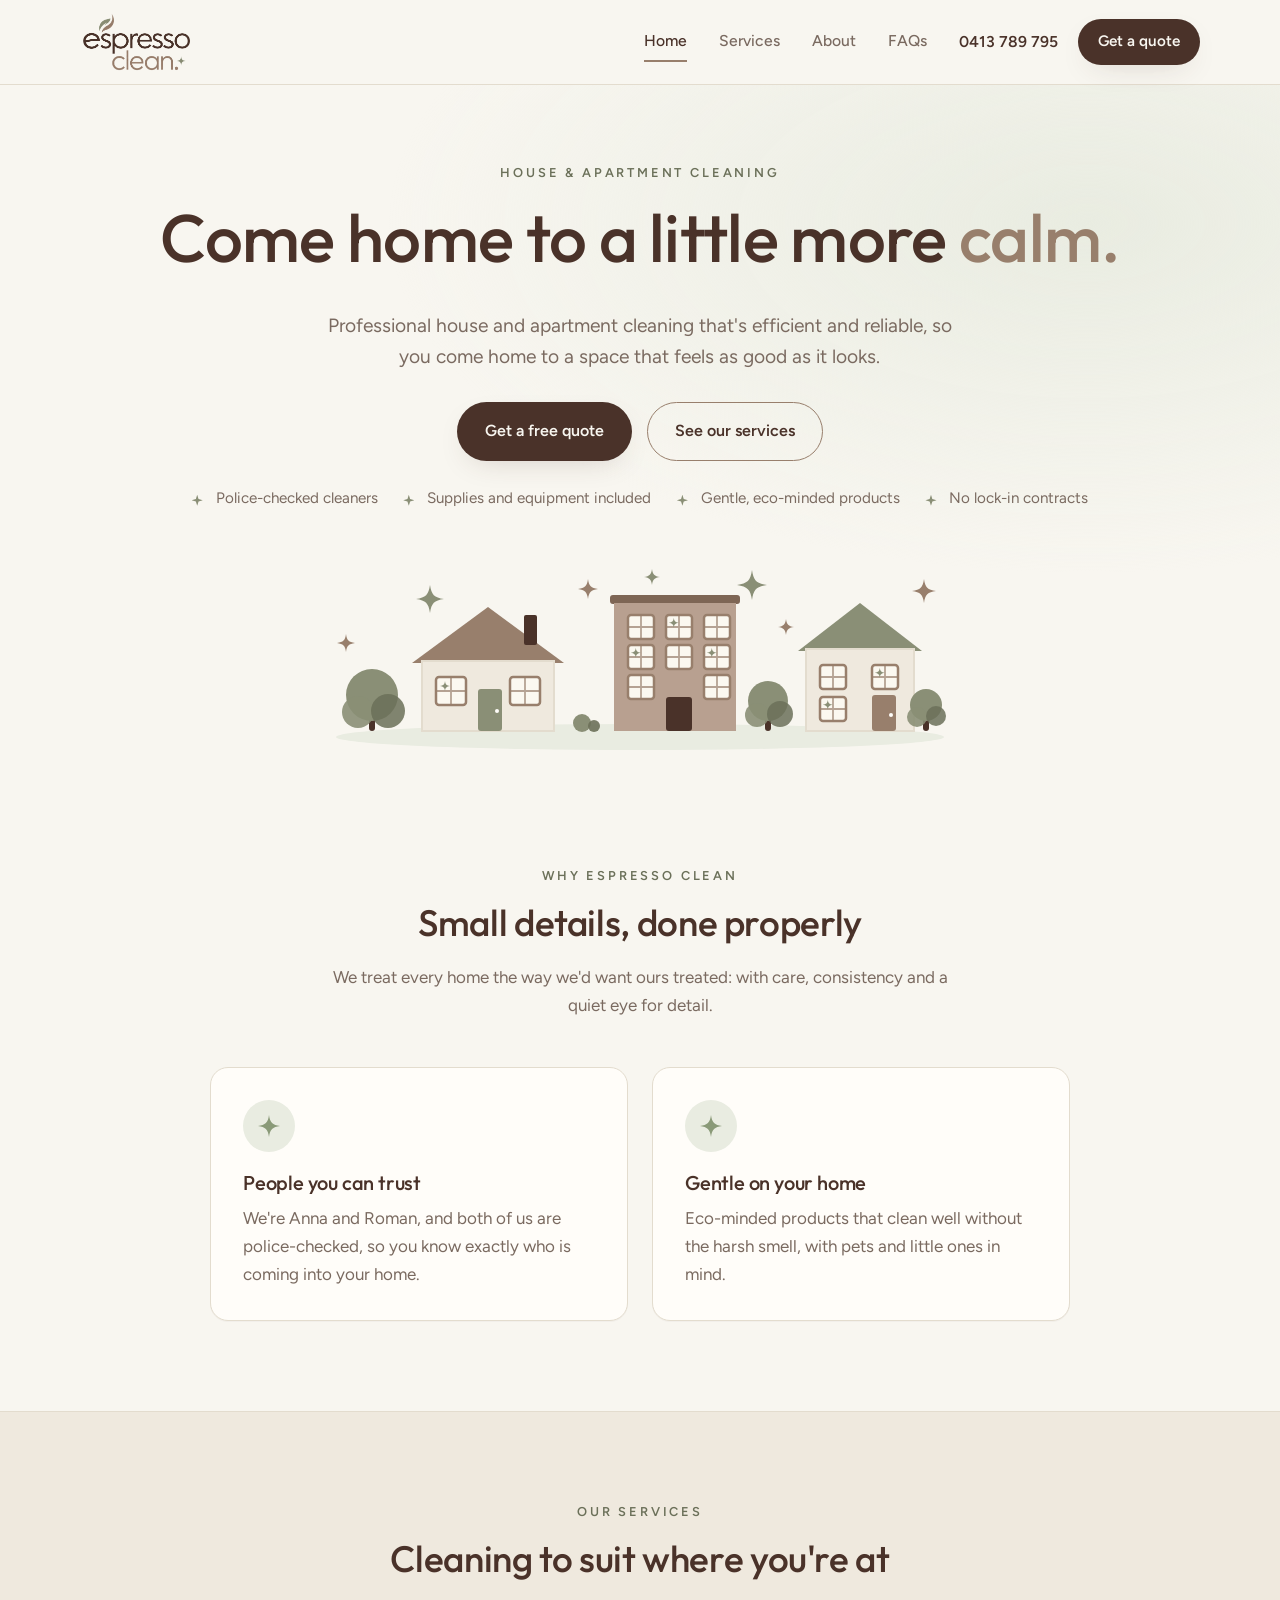
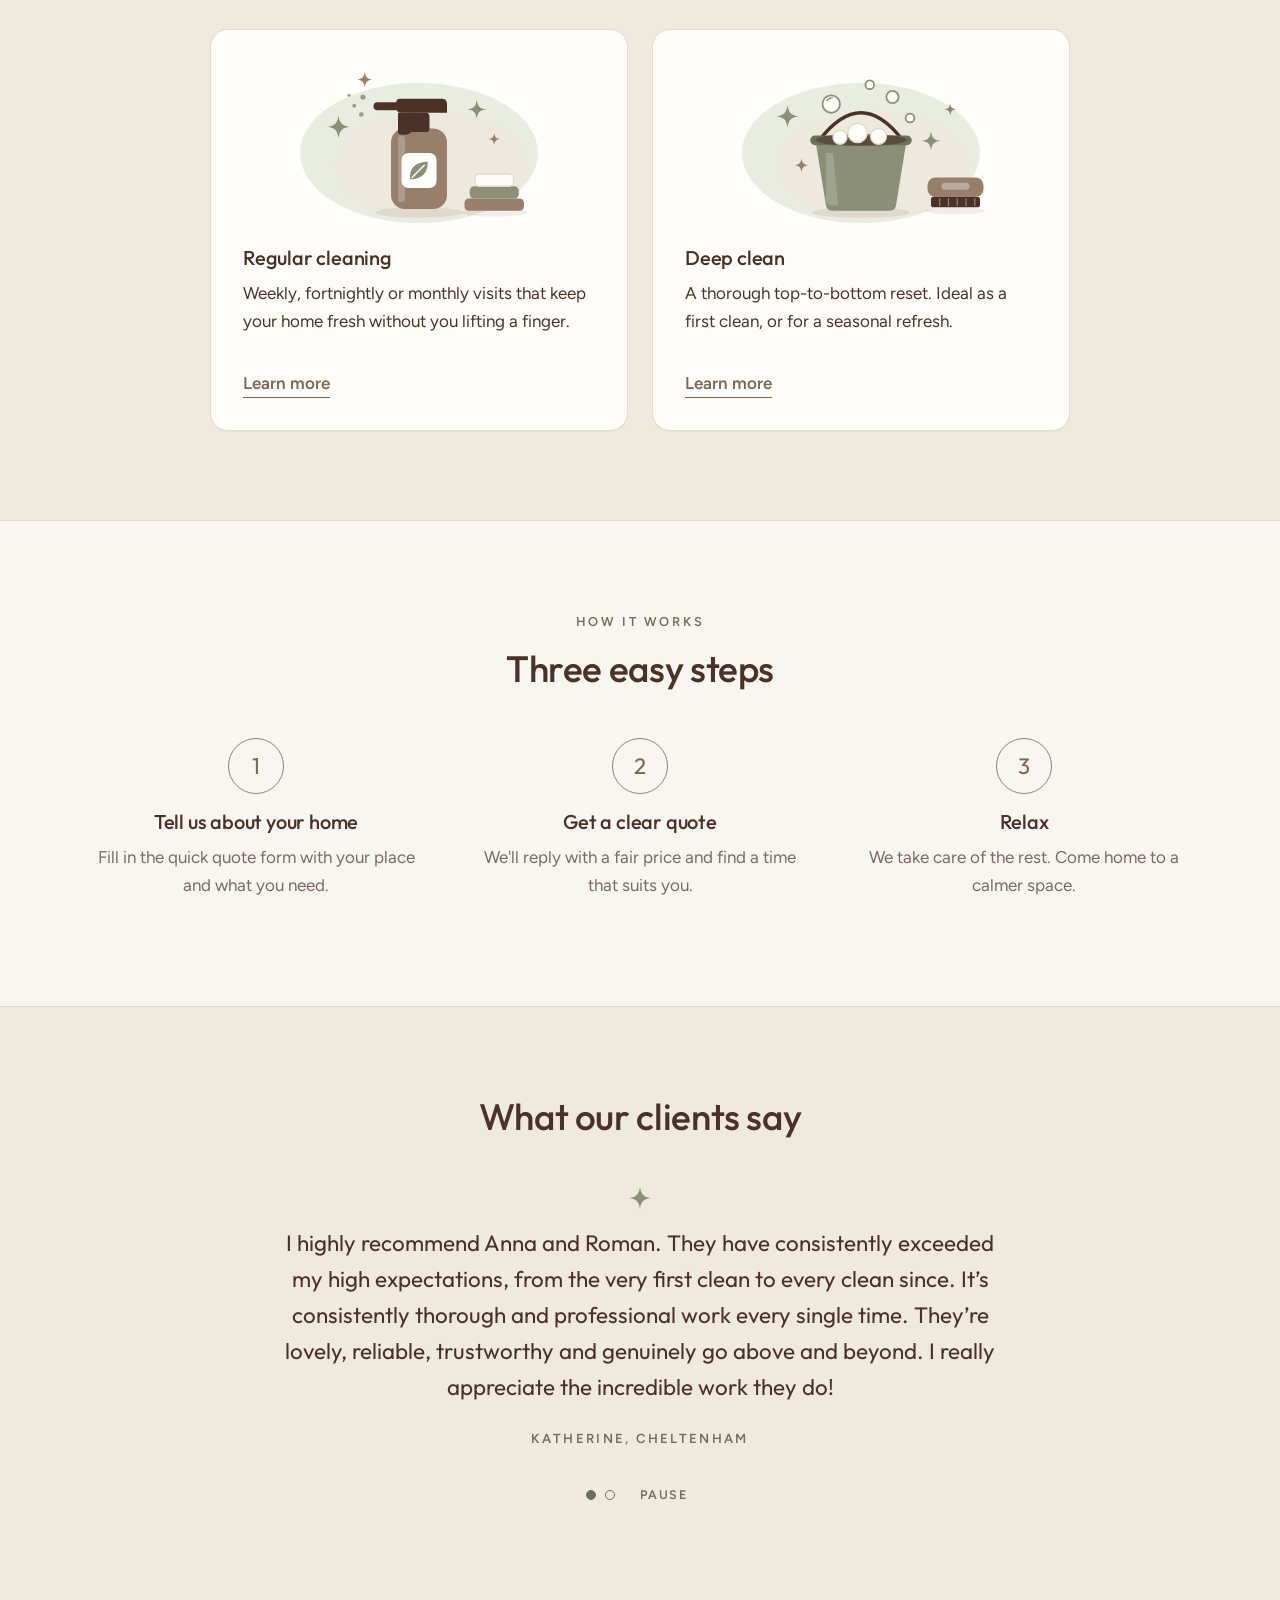
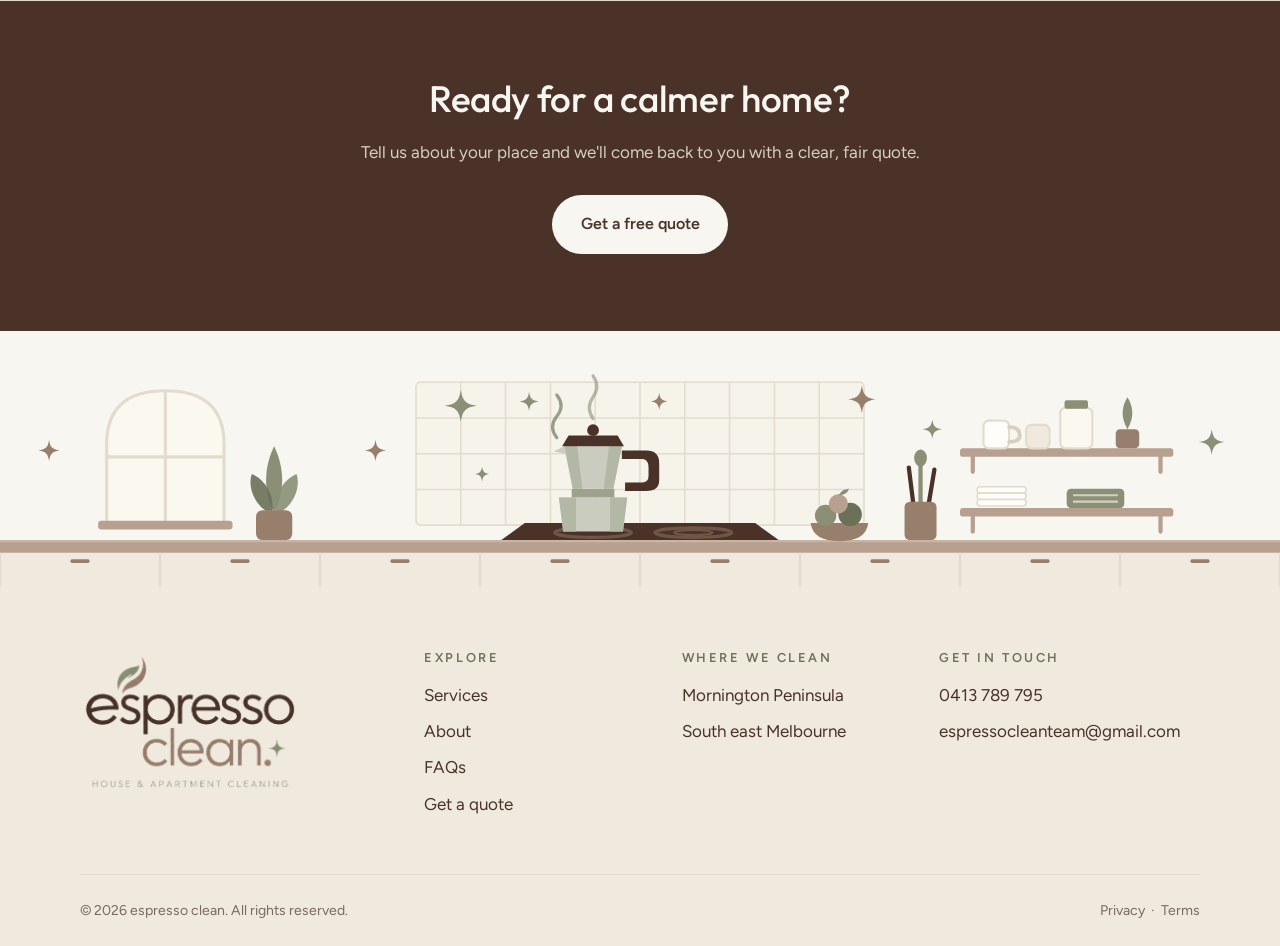
<file: index.html>
<!DOCTYPE html>
<html lang="en-AU">
<head>
  <meta charset="UTF-8">
  <meta name="viewport" content="width=device-width, initial-scale=1">
  <title>House Cleaning Mornington Peninsula | espresso clean</title>
  <meta name="description" content="Thoughtful house and apartment cleaning across the Mornington Peninsula and south east Melbourne. Come home to a little more calm with espresso clean.">
  <meta name="theme-color" content="#FAF7F2">
  <meta name="robots" content="noindex, nofollow">
  <link rel="canonical" href="https://espressoclean.com.au/">
  <meta property="og:type" content="website">
  <meta property="og:locale" content="en_AU">
  <meta property="og:site_name" content="espresso clean">
  <meta property="og:title" content="House Cleaning Mornington Peninsula | espresso clean">
  <meta property="og:description" content="Thoughtful house and apartment cleaning across the Mornington Peninsula and south east Melbourne. Come home to a little more calm with espresso clean.">
  <meta property="og:url" content="https://espressoclean.com.au/">
  <meta property="og:image" content="https://espressoclean.com.au/assets/logo-full.png">
  <meta name="twitter:card" content="summary">
  <script type="application/ld+json">{"@context": "https://schema.org", "@type": "LocalBusiness", "name": "espresso clean", "description": "House and apartment cleaning.", "url": "https://espressoclean.com.au/", "image": "https://espressoclean.com.au/assets/logo-full.png", "telephone": "+61413789795", "email": "espressocleanteam@gmail.com", "areaServed": ["Mornington Peninsula", "South East Melbourne"]}</script>
  <link rel="icon" href="assets/favicon.svg" type="image/svg+xml">
  <link rel="preconnect" href="https://fonts.googleapis.com">
  <link rel="preconnect" href="https://fonts.gstatic.com" crossorigin>
  <link href="https://fonts.googleapis.com/css2?family=Figtree:wght@400;500;600&family=Outfit:wght@300;400;500;600&display=swap" rel="stylesheet">
  <link rel="stylesheet" href="css/styles.css">
  
</head>
<body class="">
  <a class="skip" href="#main">Skip to content</a>

  <div class="shell">

  <header class="site-header">
    <div class="wrap header-row">
      <a class="logo-sm" href="index.html" aria-label="espresso clean, home">
        <img src="assets/logo-mark.png" alt="espresso clean" width="891" height="491">
      </a>
      <nav class="nav" aria-label="Main"><a href="index.html" aria-current="page">Home</a><a href="services.html">Services</a><a href="about.html">About</a><a href="faq.html">FAQs</a></nav>
      <div class="header-cta">
        <a class="phone" href="tel:0413789795">0413 789 795</a>
        <a class="btn btn-primary btn-sm" href="quote.html">Get a quote</a>
      </div>
      <button class="menu-btn" id="menu-btn" aria-expanded="false" aria-controls="mobile-nav" aria-label="Open menu">
        <span></span><span></span><span></span>
      </button>
    </div>
    <nav class="mobile-nav" id="mobile-nav" aria-label="Mobile" hidden>
      <a href="index.html" aria-current="page">Home</a><a href="services.html">Services</a><a href="about.html">About</a><a href="faq.html">FAQs</a><a href="quote.html">Get a quote</a>
      <a class="phone" href="tel:0413789795">Call 0413 789 795</a>
    </nav>
  </header>

  <main id="main">

    <section class="hero">
      <div class="wrap hero-inner">
        <div class="hero-copy">
          <p class="eyebrow">House &amp; apartment cleaning</p>
          <h1>Come home to a little more <em>calm.</em></h1>
          <p class="lead">Professional house and apartment cleaning that's efficient and reliable, so you come home to a space that feels as good as it looks.</p>
          <div class="actions">
            <a class="btn btn-primary" href="quote.html">Get a free quote</a>
            <a class="btn btn-ghost" href="services.html">See our services</a>
          </div>
          <ul class="ticks">
            <li>Police-checked cleaners</li>
            <li>Supplies and equipment included</li>
            <li>Gentle, eco-minded products</li>
            <li>No lock-in contracts</li>
          </ul>
        </div>
      </div>
      <div class="wrap hero-houses"><img src="assets/illus-houses.svg" alt="" aria-hidden="true" width="640" height="200"></div>
    </section>

    <section class="section">
      <div class="wrap">
        <header class="section-head">
          <p class="eyebrow">Why espresso clean</p>
          <h2>Small details, done properly</h2>
          <p>We treat every home the way we'd want ours treated: with care, consistency and a quiet eye for detail.</p>
        </header>
        <div class="cards two">
          <article class="card">
            <span class="icon" aria-hidden="true"><svg class="sparkle" viewBox="0 0 24 24" aria-hidden="true"><path d="M12 0C13 8 16 11 24 12 16 13 13 16 12 24 11 16 8 13 0 12 8 11 11 8 12 0z" fill="#8A9A78"/></svg></span>
            <h3>People you can trust</h3>
            <p>We're Anna and Roman, and both of us are police-checked, so you know exactly who is coming into your home.</p>
          </article>
          <article class="card">
            <span class="icon" aria-hidden="true"><svg class="sparkle" viewBox="0 0 24 24" aria-hidden="true"><path d="M12 0C13 8 16 11 24 12 16 13 13 16 12 24 11 16 8 13 0 12 8 11 11 8 12 0z" fill="#8A9A78"/></svg></span>
            <h3>Gentle on your home</h3>
            <p>Eco-minded products that clean well without the harsh smell, with pets and little ones in mind.</p>
          </article>
        </div>
      </div>
    </section>

    <section class="section tint">
      <div class="wrap">
        <header class="section-head">
          <p class="eyebrow">Our services</p>
          <h2>Cleaning to suit where you're at</h2>
        </header>
        <div class="cards two">
          <article class="card card-link">
            <img class="illus" src="assets/illus-regular.svg" alt="" width="320" height="200" loading="lazy">
            <h3>Regular cleaning</h3>
            <p>Weekly, fortnightly or monthly visits that keep your home fresh without you lifting a finger.</p>
            <a class="more" href="services.html#regular">Learn more</a>
          </article>
          <article class="card card-link">
            <img class="illus" src="assets/illus-deep.svg" alt="" width="320" height="200" loading="lazy">
            <h3>Deep clean</h3>
            <p>A thorough top-to-bottom reset. Ideal as a first clean, or for a seasonal refresh.</p>
            <a class="more" href="services.html#deep">Learn more</a>
          </article>
        </div>
      </div>
    </section>

    <section class="section">
      <div class="wrap">
        <header class="section-head">
          <p class="eyebrow">How it works</p>
          <h2>Three easy steps</h2>
        </header>
        <ol class="steps">
          <li><span class="num">1</span><h3>Tell us about your home</h3><p>Fill in the quick quote form with your place and what you need.</p></li>
          <li><span class="num">2</span><h3>Get a clear quote</h3><p>We'll reply with a fair price and find a time that suits you.</p></li>
          <li><span class="num">3</span><h3>Relax</h3><p>We take care of the rest. Come home to a calmer space.</p></li>
        </ol>
      </div>
    </section>
    <section class="section tint">
      <div class="wrap">
        <header class="section-head">
          <h2>What our clients say</h2>
        </header>
        <div class="quotes" id="quotes">
          <!-- To add a review, copy one <figure> block below and paste it after the last one. -->
          <figure class="testimonial">
            <svg class="t-mark" viewBox="0 0 24 24" width="22" height="22" aria-hidden="true"><path d="M12 0C13 8 16 11 24 12 16 13 13 16 12 24 11 16 8 13 0 12 8 11 11 8 12 0z" fill="#8A8F76"/></svg>
            <blockquote>
              <p>I highly recommend Anna and Roman. They have consistently exceeded my high expectations, from the very first clean to every clean since. It’s consistently thorough and professional work every single time. They’re lovely, reliable, trustworthy and genuinely go above and beyond. I really appreciate the incredible work they do!</p>
            </blockquote>
            <figcaption>Katherine, Cheltenham</figcaption>
          </figure>
          <figure class="testimonial">
            <svg class="t-mark" viewBox="0 0 24 24" width="22" height="22" aria-hidden="true"><path d="M12 0C13 8 16 11 24 12 16 13 13 16 12 24 11 16 8 13 0 12 8 11 11 8 12 0z" fill="#8A8F76"/></svg>
            <blockquote>
              <p>With 2 small kids and a dog our house can really explode, every week Roman &amp; Anna give us a new home! It’s incredible how tidy and neat they work, with personal finishing touches everywhere and above all they are genuinely nice and trustworthy people. Thank you so much for helping us out every week!</p>
            </blockquote>
            <figcaption>Sara &amp; Maarten, Fitzroy</figcaption>
          </figure>
        </div>
      </div>
    </section>
    <section class="band">
      <div class="wrap band-inner">
        <h2>Ready for a calmer home?</h2>
        <p>Tell us about your place and we'll come back to you with a clear, fair quote.</p>
        <a class="btn btn-light" href="quote.html">Get a free quote</a>
      </div>
    </section>

  </main>

  <div class="kitchen" aria-hidden="true"><img src="assets/illus-kitchen.svg" alt="" width="1200" height="240"></div>

  <footer class="site-footer">
    <div class="wrap footer-grid">
      <div>
        <img class="logo-lg" src="assets/logo-full.png" alt="espresso clean. House and apartment cleaning" width="891" height="576">
      </div>
      <div>
        <h3>Explore</h3>
        <ul>
          <li><a href="services.html">Services</a></li>
          <li><a href="about.html">About</a></li>
          <li><a href="faq.html">FAQs</a></li>
          <li><a href="quote.html">Get a quote</a></li>
        </ul>
      </div>
      <div>
        <h3>Where we clean</h3>
        <ul>
          <li>Mornington Peninsula</li>
          <li>South east Melbourne</li>
        </ul>
      </div>
      <div>
        <h3>Get in touch</h3>
        <ul>
          <li><a href="tel:0413789795">0413 789 795</a></li>
          <li><a href="mailto:espressocleanteam@gmail.com">espressocleanteam@gmail.com</a></li>
        </ul>
      </div>
    </div>
    <div class="wrap footer-base">
      <p>&copy; <span id="year">2026</span> espresso clean. All rights reserved.</p>
      <p><a href="#">Privacy</a> &nbsp;·&nbsp; <a href="#">Terms</a></p>
    </div>
  </footer>
  </div>

  <script src="js/main.js" defer></script>
</body>
</html>
</file>
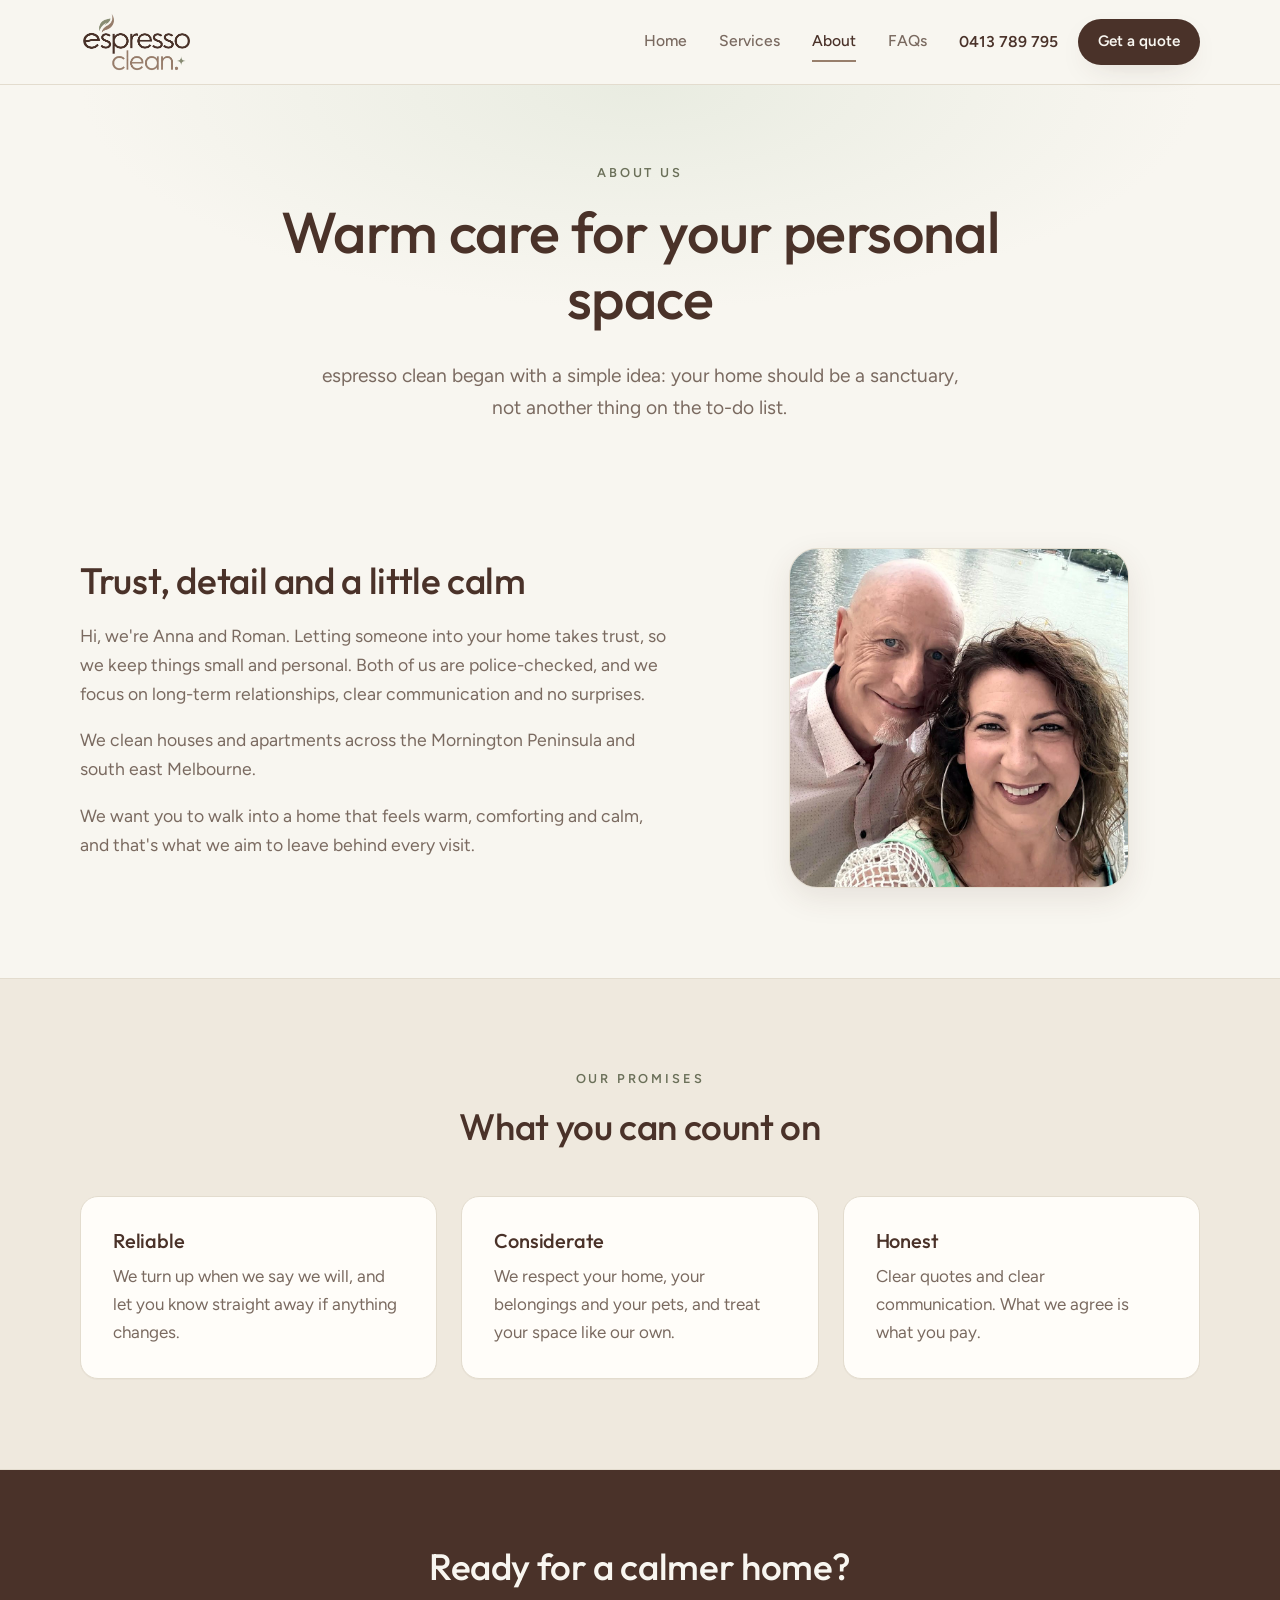
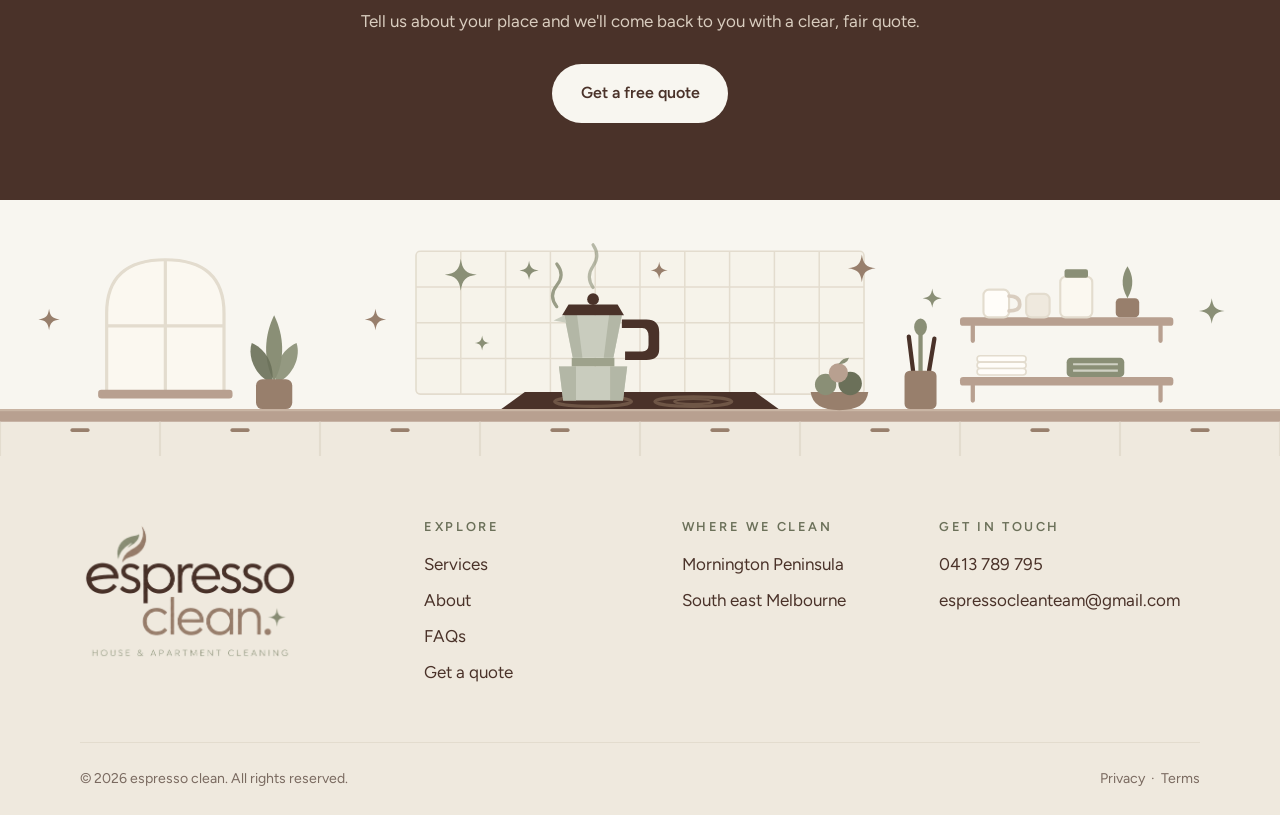
<file: about.html>
<!DOCTYPE html>
<html lang="en-AU">
<head>
  <meta charset="UTF-8">
  <meta name="viewport" content="width=device-width, initial-scale=1">
  <title>About espresso clean | House &amp; Apartment Cleaners</title>
  <meta name="description" content="The story and promises behind espresso clean, house and apartment cleaners serving the Mornington Peninsula and south east Melbourne.">
  <meta name="theme-color" content="#FAF7F2">
  <meta name="robots" content="noindex, nofollow">
  <link rel="canonical" href="https://espressoclean.com.au/about.html">
  <meta property="og:type" content="website">
  <meta property="og:locale" content="en_AU">
  <meta property="og:site_name" content="espresso clean">
  <meta property="og:title" content="About espresso clean | House &amp; Apartment Cleaners">
  <meta property="og:description" content="The story and promises behind espresso clean, house and apartment cleaners serving the Mornington Peninsula and south east Melbourne.">
  <meta property="og:url" content="https://espressoclean.com.au/about.html">
  <meta property="og:image" content="https://espressoclean.com.au/assets/logo-full.png">
  <meta name="twitter:card" content="summary">
  <link rel="icon" href="assets/favicon.svg" type="image/svg+xml">
  <link rel="preconnect" href="https://fonts.googleapis.com">
  <link rel="preconnect" href="https://fonts.gstatic.com" crossorigin>
  <link href="https://fonts.googleapis.com/css2?family=Figtree:wght@400;500;600&family=Outfit:wght@300;400;500;600&display=swap" rel="stylesheet">
  <link rel="stylesheet" href="css/styles.css">
  
</head>
<body class="">
  <a class="skip" href="#main">Skip to content</a>

  <div class="shell">

  <header class="site-header">
    <div class="wrap header-row">
      <a class="logo-sm" href="index.html" aria-label="espresso clean, home">
        <img src="assets/logo-mark.png" alt="espresso clean" width="891" height="491">
      </a>
      <nav class="nav" aria-label="Main"><a href="index.html">Home</a><a href="services.html">Services</a><a href="about.html" aria-current="page">About</a><a href="faq.html">FAQs</a></nav>
      <div class="header-cta">
        <a class="phone" href="tel:0413789795">0413 789 795</a>
        <a class="btn btn-primary btn-sm" href="quote.html">Get a quote</a>
      </div>
      <button class="menu-btn" id="menu-btn" aria-expanded="false" aria-controls="mobile-nav" aria-label="Open menu">
        <span></span><span></span><span></span>
      </button>
    </div>
    <nav class="mobile-nav" id="mobile-nav" aria-label="Mobile" hidden>
      <a href="index.html">Home</a><a href="services.html">Services</a><a href="about.html" aria-current="page">About</a><a href="faq.html">FAQs</a><a href="quote.html">Get a quote</a>
      <a class="phone" href="tel:0413789795">Call 0413 789 795</a>
    </nav>
  </header>

  <main id="main">

    <section class="page-head">
      <div class="wrap narrow">
        <p class="eyebrow">About us</p>
        <h1>Warm care for your personal space</h1>
        <p class="lead">espresso clean began with a simple idea: your home should be a sanctuary, not another thing on the to-do list.</p>
      </div>
    </section>

    <section class="section">
      <div class="wrap split">
        <div class="prose">
          <h2>Trust, detail and a little calm</h2>
          <p>Hi, we're Anna and Roman. Letting someone into your home takes trust, so we keep things small and personal. Both of us are police-checked, and we focus on long-term relationships, clear communication and no surprises.</p>
          <p>We clean houses and apartments across the Mornington Peninsula and south east Melbourne.</p>
          <p>We want you to walk into a home that feels warm, comforting and calm, and that's what we aim to leave behind every visit.</p>
        </div>
        <div class="brand-panel photo-panel">
          <img class="about-photo" src="assets/about-photo.jpg" alt="Anna and Roman, the two people behind espresso clean" width="960" height="960">
        </div>
      </div>
    </section>

    <section class="section tint">
      <div class="wrap">
        <header class="section-head">
          <p class="eyebrow">Our promises</p>
          <h2>What you can count on</h2>
        </header>
        <div class="cards three">
          <article class="card"><h3>Reliable</h3><p>We turn up when we say we will, and let you know straight away if anything changes.</p></article>
          <article class="card"><h3>Considerate</h3><p>We respect your home, your belongings and your pets, and treat your space like our own.</p></article>
          <article class="card"><h3>Honest</h3><p>Clear quotes and clear communication. What we agree is what you pay.</p></article>
        </div>
      </div>
    </section>
    <section class="band">
      <div class="wrap band-inner">
        <h2>Ready for a calmer home?</h2>
        <p>Tell us about your place and we'll come back to you with a clear, fair quote.</p>
        <a class="btn btn-light" href="quote.html">Get a free quote</a>
      </div>
    </section>

  </main>

  <div class="kitchen" aria-hidden="true"><img src="assets/illus-kitchen.svg" alt="" width="1200" height="240"></div>

  <footer class="site-footer">
    <div class="wrap footer-grid">
      <div>
        <img class="logo-lg" src="assets/logo-full.png" alt="espresso clean. House and apartment cleaning" width="891" height="576">
      </div>
      <div>
        <h3>Explore</h3>
        <ul>
          <li><a href="services.html">Services</a></li>
          <li><a href="about.html">About</a></li>
          <li><a href="faq.html">FAQs</a></li>
          <li><a href="quote.html">Get a quote</a></li>
        </ul>
      </div>
      <div>
        <h3>Where we clean</h3>
        <ul>
          <li>Mornington Peninsula</li>
          <li>South east Melbourne</li>
        </ul>
      </div>
      <div>
        <h3>Get in touch</h3>
        <ul>
          <li><a href="tel:0413789795">0413 789 795</a></li>
          <li><a href="mailto:espressocleanteam@gmail.com">espressocleanteam@gmail.com</a></li>
        </ul>
      </div>
    </div>
    <div class="wrap footer-base">
      <p>&copy; <span id="year">2026</span> espresso clean. All rights reserved.</p>
      <p><a href="#">Privacy</a> &nbsp;·&nbsp; <a href="#">Terms</a></p>
    </div>
  </footer>
  </div>

  <script src="js/main.js" defer></script>
</body>
</html>
</file>
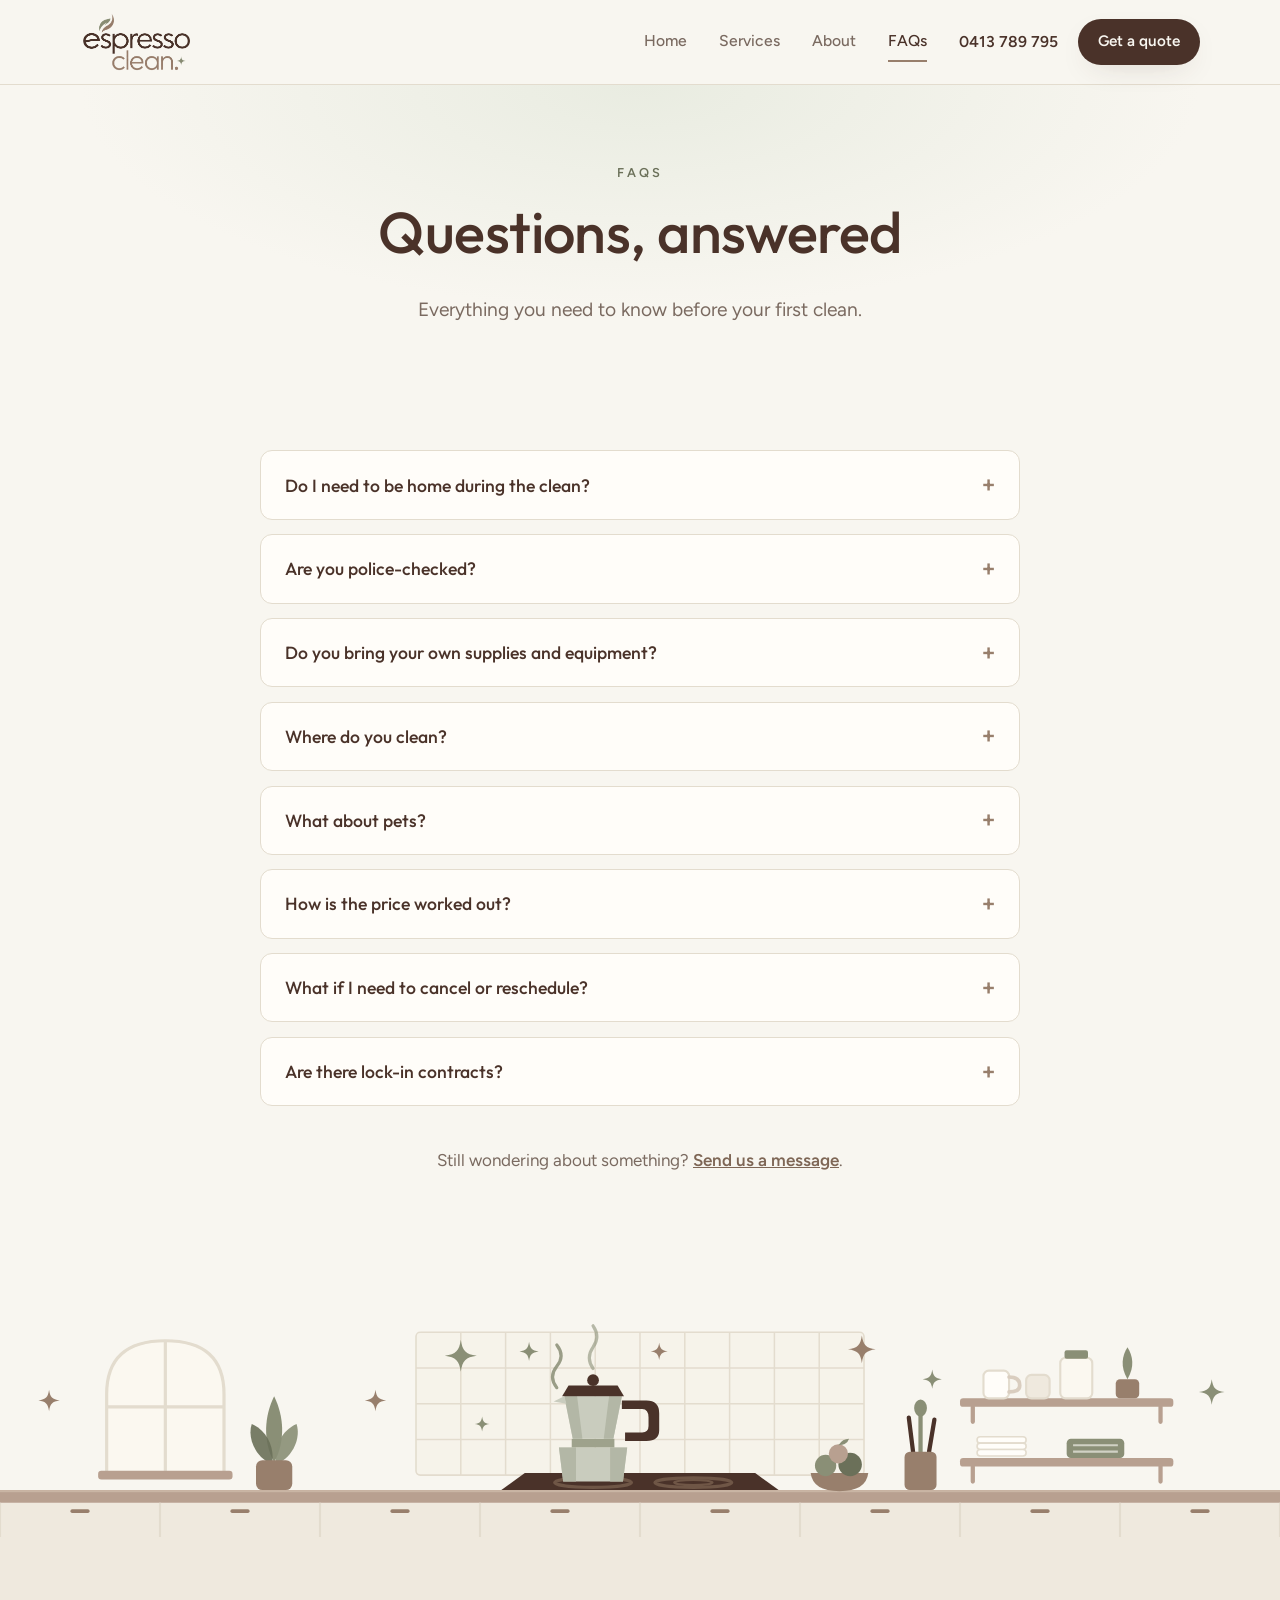
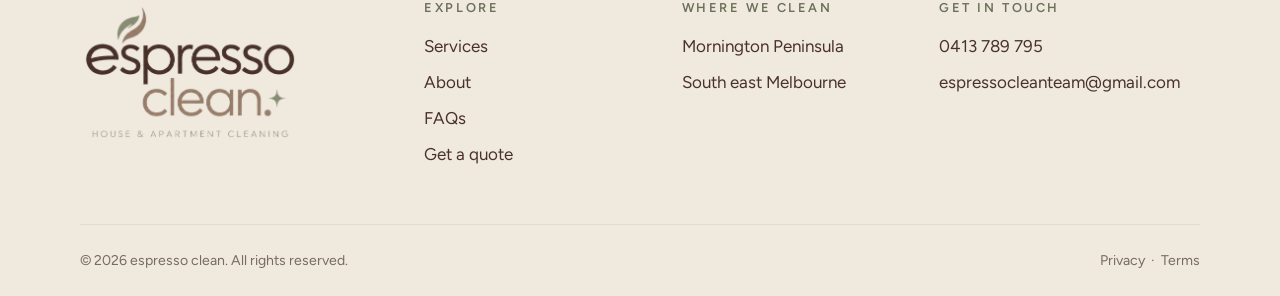
<file: faq.html>
<!DOCTYPE html>
<html lang="en-AU">
<head>
  <meta charset="UTF-8">
  <meta name="viewport" content="width=device-width, initial-scale=1">
  <title>Cleaning FAQs | espresso clean</title>
  <meta name="description" content="Answers to common questions about espresso clean's house and apartment cleaning across the Mornington Peninsula and south east Melbourne.">
  <meta name="theme-color" content="#FAF7F2">
  <meta name="robots" content="noindex, nofollow">
  <link rel="canonical" href="https://espressoclean.com.au/faq.html">
  <meta property="og:type" content="website">
  <meta property="og:locale" content="en_AU">
  <meta property="og:site_name" content="espresso clean">
  <meta property="og:title" content="Cleaning FAQs | espresso clean">
  <meta property="og:description" content="Answers to common questions about espresso clean's house and apartment cleaning across the Mornington Peninsula and south east Melbourne.">
  <meta property="og:url" content="https://espressoclean.com.au/faq.html">
  <meta property="og:image" content="https://espressoclean.com.au/assets/logo-full.png">
  <meta name="twitter:card" content="summary">
  <link rel="icon" href="assets/favicon.svg" type="image/svg+xml">
  <link rel="preconnect" href="https://fonts.googleapis.com">
  <link rel="preconnect" href="https://fonts.gstatic.com" crossorigin>
  <link href="https://fonts.googleapis.com/css2?family=Figtree:wght@400;500;600&family=Outfit:wght@300;400;500;600&display=swap" rel="stylesheet">
  <link rel="stylesheet" href="css/styles.css">
  
</head>
<body class="">
  <a class="skip" href="#main">Skip to content</a>

  <div class="shell">

  <header class="site-header">
    <div class="wrap header-row">
      <a class="logo-sm" href="index.html" aria-label="espresso clean, home">
        <img src="assets/logo-mark.png" alt="espresso clean" width="891" height="491">
      </a>
      <nav class="nav" aria-label="Main"><a href="index.html">Home</a><a href="services.html">Services</a><a href="about.html">About</a><a href="faq.html" aria-current="page">FAQs</a></nav>
      <div class="header-cta">
        <a class="phone" href="tel:0413789795">0413 789 795</a>
        <a class="btn btn-primary btn-sm" href="quote.html">Get a quote</a>
      </div>
      <button class="menu-btn" id="menu-btn" aria-expanded="false" aria-controls="mobile-nav" aria-label="Open menu">
        <span></span><span></span><span></span>
      </button>
    </div>
    <nav class="mobile-nav" id="mobile-nav" aria-label="Mobile" hidden>
      <a href="index.html">Home</a><a href="services.html">Services</a><a href="about.html">About</a><a href="faq.html" aria-current="page">FAQs</a><a href="quote.html">Get a quote</a>
      <a class="phone" href="tel:0413789795">Call 0413 789 795</a>
    </nav>
  </header>

  <main id="main">

    <section class="page-head">
      <div class="wrap narrow">
        <p class="eyebrow">FAQs</p>
        <h1>Questions, answered</h1>
        <p class="lead">Everything you need to know before your first clean.</p>
      </div>
    </section>

    <section class="section">
      <div class="wrap narrow">
        <div class="faq">
          <details class="faq-item">
            <summary>Do I need to be home during the clean?</summary>
            <p>No. Many clients give us a key or lockbox code, or let us in and head out. We'll agree on the best arrangement with you.</p>
          </details>
          <details class="faq-item">
            <summary>Are you police-checked?</summary>
            <p>Yes. Both of us are police-checked, so you can feel comfortable having us in your home.</p>
          </details>
          <details class="faq-item">
            <summary>Do you bring your own supplies and equipment?</summary>
            <p>Yes. We bring our own eco-minded cleaning products, cloths and vacuum. If you prefer a particular product for a delicate surface, just leave it out for us.</p>
          </details>
          <details class="faq-item">
            <summary>Where do you clean?</summary>
            <p>We clean houses and apartments across the Mornington Peninsula and south east Melbourne. Not sure if we cover your suburb? Send us a quote request with your suburb and we'll let you know.</p>
          </details>
          <details class="faq-item">
            <summary>What about pets?</summary>
            <p>We love pets. Let us know about any furry family members when you book and we'll take care to keep them safe and comfortable.</p>
          </details>
          <details class="faq-item">
            <summary>How is the price worked out?</summary>
            <p>It depends on the size of your home, the type of clean and how often you'd like us. Send us a quote request and we'll reply with a clear price.</p>
          </details>
          <details class="faq-item">
            <summary>What if I need to cancel or reschedule?</summary>
            <p>Life happens. We just ask for as much notice as you can give so we can offer your spot to someone else.</p>
          </details>
          <details class="faq-item">
            <summary>Are there lock-in contracts?</summary>
            <p>No. Regular cleans are flexible, and you can adjust or pause as your needs change.</p>
          </details>
        </div>
        <p class="center muted">Still wondering about something? <a class="textlink" href="quote.html">Send us a message</a>.</p>
      </div>
    </section>

  </main>

  <div class="kitchen" aria-hidden="true"><img src="assets/illus-kitchen.svg" alt="" width="1200" height="240"></div>

  <footer class="site-footer">
    <div class="wrap footer-grid">
      <div>
        <img class="logo-lg" src="assets/logo-full.png" alt="espresso clean. House and apartment cleaning" width="891" height="576">
      </div>
      <div>
        <h3>Explore</h3>
        <ul>
          <li><a href="services.html">Services</a></li>
          <li><a href="about.html">About</a></li>
          <li><a href="faq.html">FAQs</a></li>
          <li><a href="quote.html">Get a quote</a></li>
        </ul>
      </div>
      <div>
        <h3>Where we clean</h3>
        <ul>
          <li>Mornington Peninsula</li>
          <li>South east Melbourne</li>
        </ul>
      </div>
      <div>
        <h3>Get in touch</h3>
        <ul>
          <li><a href="tel:0413789795">0413 789 795</a></li>
          <li><a href="mailto:espressocleanteam@gmail.com">espressocleanteam@gmail.com</a></li>
        </ul>
      </div>
    </div>
    <div class="wrap footer-base">
      <p>&copy; <span id="year">2026</span> espresso clean. All rights reserved.</p>
      <p><a href="#">Privacy</a> &nbsp;·&nbsp; <a href="#">Terms</a></p>
    </div>
  </footer>
  </div>

  <script src="js/main.js" defer></script>
</body>
</html>
</file>
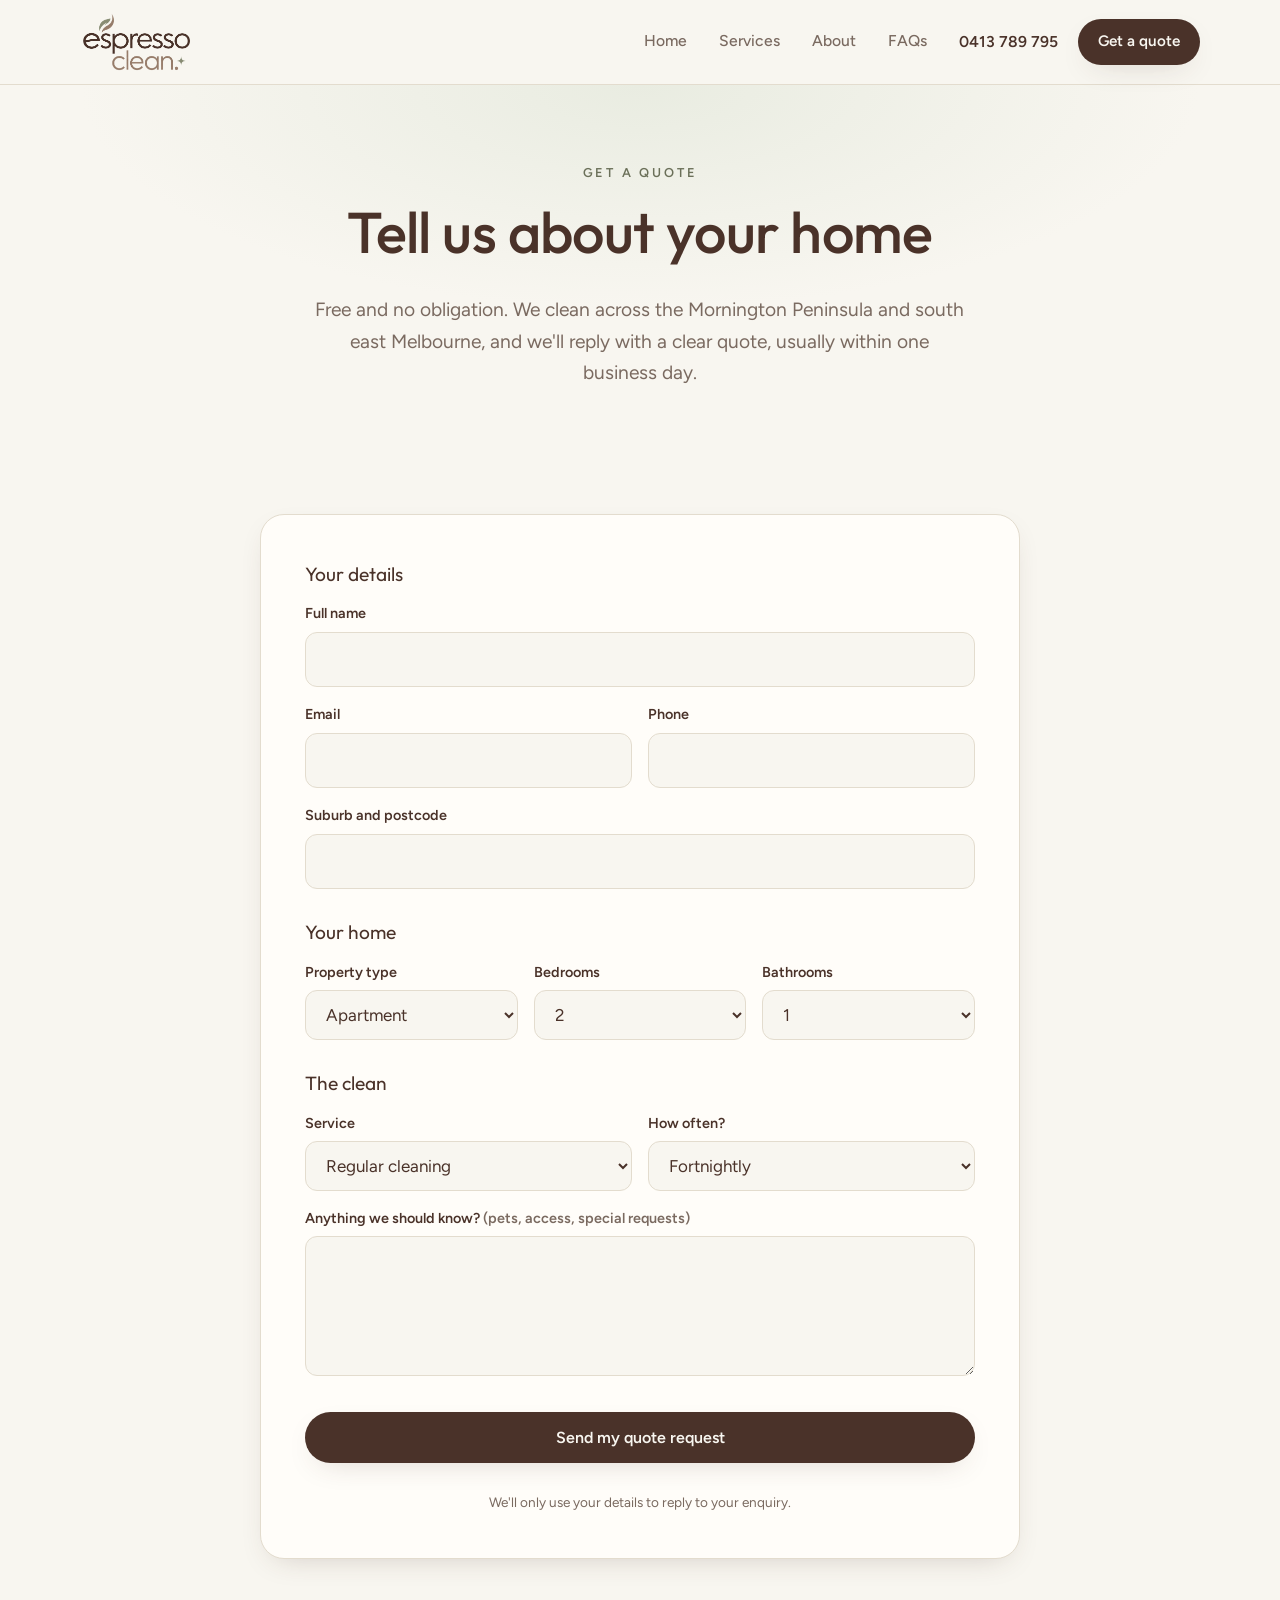
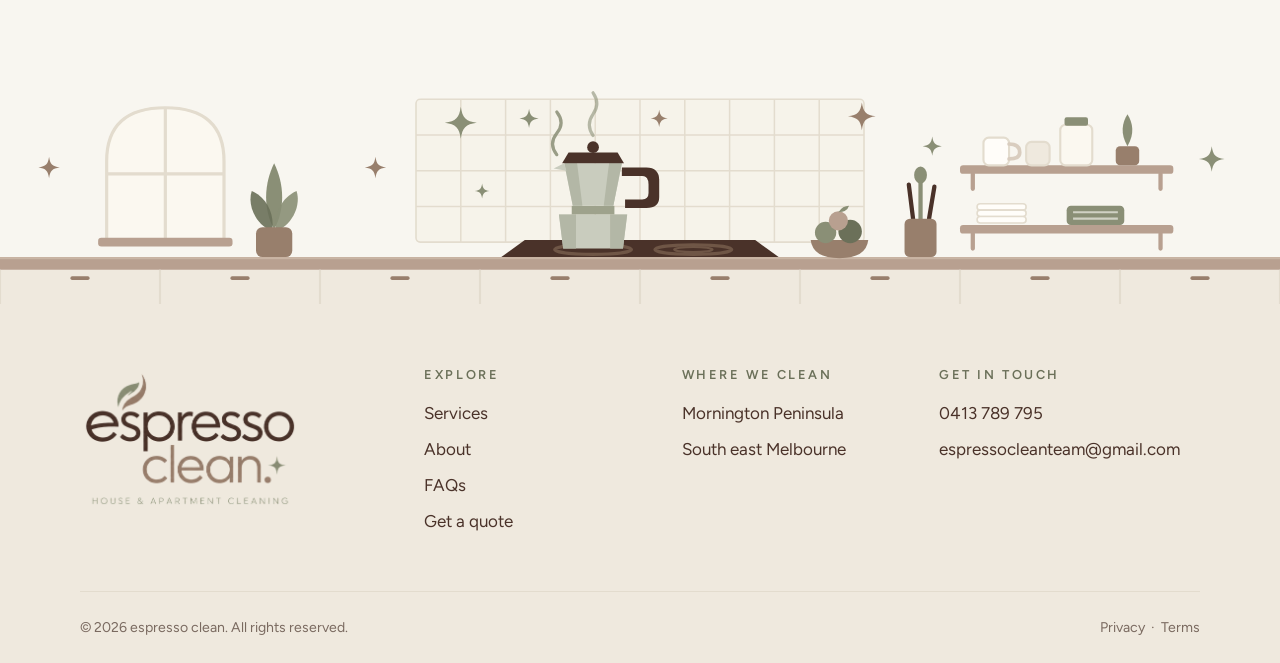
<file: quote.html>
<!DOCTYPE html>
<html lang="en-AU">
<head>
  <meta charset="UTF-8">
  <meta name="viewport" content="width=device-width, initial-scale=1">
  <title>Get a Cleaning Quote | espresso clean</title>
  <meta name="description" content="Request a free, no-obligation quote for your house or apartment clean on the Mornington Peninsula or in south east Melbourne.">
  <meta name="theme-color" content="#FAF7F2">
  <meta name="robots" content="noindex, nofollow">
  <link rel="canonical" href="https://espressoclean.com.au/quote.html">
  <meta property="og:type" content="website">
  <meta property="og:locale" content="en_AU">
  <meta property="og:site_name" content="espresso clean">
  <meta property="og:title" content="Get a Cleaning Quote | espresso clean">
  <meta property="og:description" content="Request a free, no-obligation quote for your house or apartment clean on the Mornington Peninsula or in south east Melbourne.">
  <meta property="og:url" content="https://espressoclean.com.au/quote.html">
  <meta property="og:image" content="https://espressoclean.com.au/assets/logo-full.png">
  <meta name="twitter:card" content="summary">
  <link rel="icon" href="assets/favicon.svg" type="image/svg+xml">
  <link rel="preconnect" href="https://fonts.googleapis.com">
  <link rel="preconnect" href="https://fonts.gstatic.com" crossorigin>
  <link href="https://fonts.googleapis.com/css2?family=Figtree:wght@400;500;600&family=Outfit:wght@300;400;500;600&display=swap" rel="stylesheet">
  <link rel="stylesheet" href="css/styles.css">
  
</head>
<body class="">
  <a class="skip" href="#main">Skip to content</a>

  <div class="shell">

  <header class="site-header">
    <div class="wrap header-row">
      <a class="logo-sm" href="index.html" aria-label="espresso clean, home">
        <img src="assets/logo-mark.png" alt="espresso clean" width="891" height="491">
      </a>
      <nav class="nav" aria-label="Main"><a href="index.html">Home</a><a href="services.html">Services</a><a href="about.html">About</a><a href="faq.html">FAQs</a></nav>
      <div class="header-cta">
        <a class="phone" href="tel:0413789795">0413 789 795</a>
        <a class="btn btn-primary btn-sm" href="quote.html">Get a quote</a>
      </div>
      <button class="menu-btn" id="menu-btn" aria-expanded="false" aria-controls="mobile-nav" aria-label="Open menu">
        <span></span><span></span><span></span>
      </button>
    </div>
    <nav class="mobile-nav" id="mobile-nav" aria-label="Mobile" hidden>
      <a href="index.html">Home</a><a href="services.html">Services</a><a href="about.html">About</a><a href="faq.html">FAQs</a><a href="quote.html" aria-current="page">Get a quote</a>
      <a class="phone" href="tel:0413789795">Call 0413 789 795</a>
    </nav>
  </header>

  <main id="main">

    <section class="page-head">
      <div class="wrap narrow">
        <p class="eyebrow">Get a quote</p>
        <h1>Tell us about your home</h1>
        <p class="lead">Free and no obligation. We clean across the Mornington Peninsula and south east Melbourne, and we'll reply with a clear quote, usually within one business day.</p>
      </div>
    </section>

    <section class="section">
      <div class="wrap narrow">
        <div class="form-wrap" id="form-wrap">
        <form class="form" id="quote-form" method="POST" action="https://api.web3forms.com/submit" data-phone="0413 789 795" data-email="espressocleanteam@gmail.com">
          <input type="hidden" name="access_key" value="dadbfa5c-47f7-4be5-8eb0-73c62202f8cc">
          <input type="hidden" name="subject" value="New quote request from the espresso clean website">
          <input type="hidden" name="from_name" value="espresso clean website">
          <input type="checkbox" name="botcheck" class="hidden" tabindex="-1" autocomplete="off">

          <fieldset>
            <legend>Your details</legend>
            <div class="field">
              <label for="name">Full name</label>
              <input id="name" name="name" type="text" autocomplete="name" required>
            </div>
            <div class="row">
              <div class="field">
                <label for="email">Email</label>
                <input id="email" name="email" type="email" autocomplete="email" required>
              </div>
              <div class="field">
                <label for="phone">Phone</label>
                <input id="phone" name="phone" type="tel" autocomplete="tel">
              </div>
            </div>
            <div class="field">
              <label for="suburb">Suburb and postcode</label>
              <input id="suburb" name="suburb" type="text" required>
            </div>
          </fieldset>

          <fieldset>
            <legend>Your home</legend>
            <div class="row">
              <div class="field">
                <label for="type">Property type</label>
                <select id="type" name="property_type">
                  <option>Apartment</option>
                  <option>House</option>
                  <option>Townhouse / unit</option>
                </select>
              </div>
              <div class="field">
                <label for="beds">Bedrooms</label>
                <select id="beds" name="bedrooms">
                  <option>Studio</option><option>1</option><option selected>2</option><option>3</option><option>4</option><option>5+</option>
                </select>
              </div>
              <div class="field">
                <label for="baths">Bathrooms</label>
                <select id="baths" name="bathrooms">
                  <option>1</option><option>2</option><option>3</option><option>4+</option>
                </select>
              </div>
            </div>
          </fieldset>

          <fieldset>
            <legend>The clean</legend>
            <div class="row">
              <div class="field">
                <label for="service">Service</label>
                <select id="service" name="service">
                  <option value="regular">Regular cleaning</option>
                  <option value="deep">Deep clean</option>
                  <option value="unsure">Not sure yet</option>
                </select>
              </div>
              <div class="field">
                <label for="frequency">How often?</label>
                <select id="frequency" name="frequency">
                  <option>One-off</option><option>Weekly</option><option selected>Fortnightly</option><option>Monthly</option>
                </select>
              </div>
            </div>
            <div class="field">
              <label for="notes">Anything we should know? <span class="muted">(pets, access, special requests)</span></label>
              <textarea id="notes" name="message" rows="4"></textarea>
            </div>
          </fieldset>

          <button class="btn btn-primary btn-block" id="quote-submit" type="submit">Send my quote request</button>
          <p class="form-status" id="form-status" role="status" aria-live="polite"></p>
          <p class="fine">We'll only use your details to reply to your enquiry.</p>
        </form>
        <div class="thanks-panel" id="thanks-panel" aria-hidden="true">
          <div class="thanks-inner">
            <span class="thanks-mark"><svg class="sparkle" viewBox="0 0 24 24" aria-hidden="true"><path d="M12 0C13 8 16 11 24 12 16 13 13 16 12 24 11 16 8 13 0 12 8 11 11 8 12 0z" fill="#8A9A78"/></svg></span>
            <span class="twinkle t1"><svg class="sparkle" viewBox="0 0 24 24" aria-hidden="true"><path d="M12 0C13 8 16 11 24 12 16 13 13 16 12 24 11 16 8 13 0 12 8 11 11 8 12 0z" fill="#8A9A78"/></svg></span><span class="twinkle t2"><svg class="sparkle" viewBox="0 0 24 24" aria-hidden="true"><path d="M12 0C13 8 16 11 24 12 16 13 13 16 12 24 11 16 8 13 0 12 8 11 11 8 12 0z" fill="#8A9A78"/></svg></span><span class="twinkle t3"><svg class="sparkle" viewBox="0 0 24 24" aria-hidden="true"><path d="M12 0C13 8 16 11 24 12 16 13 13 16 12 24 11 16 8 13 0 12 8 11 11 8 12 0z" fill="#8A9A78"/></svg></span>
            <h2 id="thanks-title" tabindex="-1">Thank you!</h2>
            <p>We've received your request and will be in touch soon with your quote.</p>
            <a class="btn btn-primary" href="index.html">Back to home</a>
          </div>
        </div>
        <div class="cloth" aria-hidden="true">
            <svg class="cloth-svg" viewBox="0 0 100 100" preserveAspectRatio="none" aria-hidden="true">
              <path d="M0 0H92C97 10 89 18 95 28C101 38 91 46 96 56C101 66 91 74 95 84C98 92 94 97 92 100H0Z" fill="#9AA087"/>
              <path d="M0 0H92C97 10 89 18 95 28C101 38 91 46 96 56C101 66 91 74 95 84C98 92 94 97 92 100H0Z" fill="none" stroke="#6B7059" stroke-width="1.2" vector-effect="non-scaling-stroke"/>
              <path d="M16 0V100M34 0V100M52 0V100M70 0V100" stroke="#F8F6F0" stroke-opacity=".28" stroke-width="2" vector-effect="non-scaling-stroke" fill="none"/>
            </svg>
        </div>
        </div>
      </div>
    </section>

  </main>

  <div class="kitchen" aria-hidden="true"><img src="assets/illus-kitchen.svg" alt="" width="1200" height="240"></div>

  <footer class="site-footer">
    <div class="wrap footer-grid">
      <div>
        <img class="logo-lg" src="assets/logo-full.png" alt="espresso clean. House and apartment cleaning" width="891" height="576">
      </div>
      <div>
        <h3>Explore</h3>
        <ul>
          <li><a href="services.html">Services</a></li>
          <li><a href="about.html">About</a></li>
          <li><a href="faq.html">FAQs</a></li>
          <li><a href="quote.html">Get a quote</a></li>
        </ul>
      </div>
      <div>
        <h3>Where we clean</h3>
        <ul>
          <li>Mornington Peninsula</li>
          <li>South east Melbourne</li>
        </ul>
      </div>
      <div>
        <h3>Get in touch</h3>
        <ul>
          <li><a href="tel:0413789795">0413 789 795</a></li>
          <li><a href="mailto:espressocleanteam@gmail.com">espressocleanteam@gmail.com</a></li>
        </ul>
      </div>
    </div>
    <div class="wrap footer-base">
      <p>&copy; <span id="year">2026</span> espresso clean. All rights reserved.</p>
      <p><a href="#">Privacy</a> &nbsp;·&nbsp; <a href="#">Terms</a></p>
    </div>
  </footer>
  </div>

  <script src="js/main.js" defer></script>
</body>
</html>
</file>
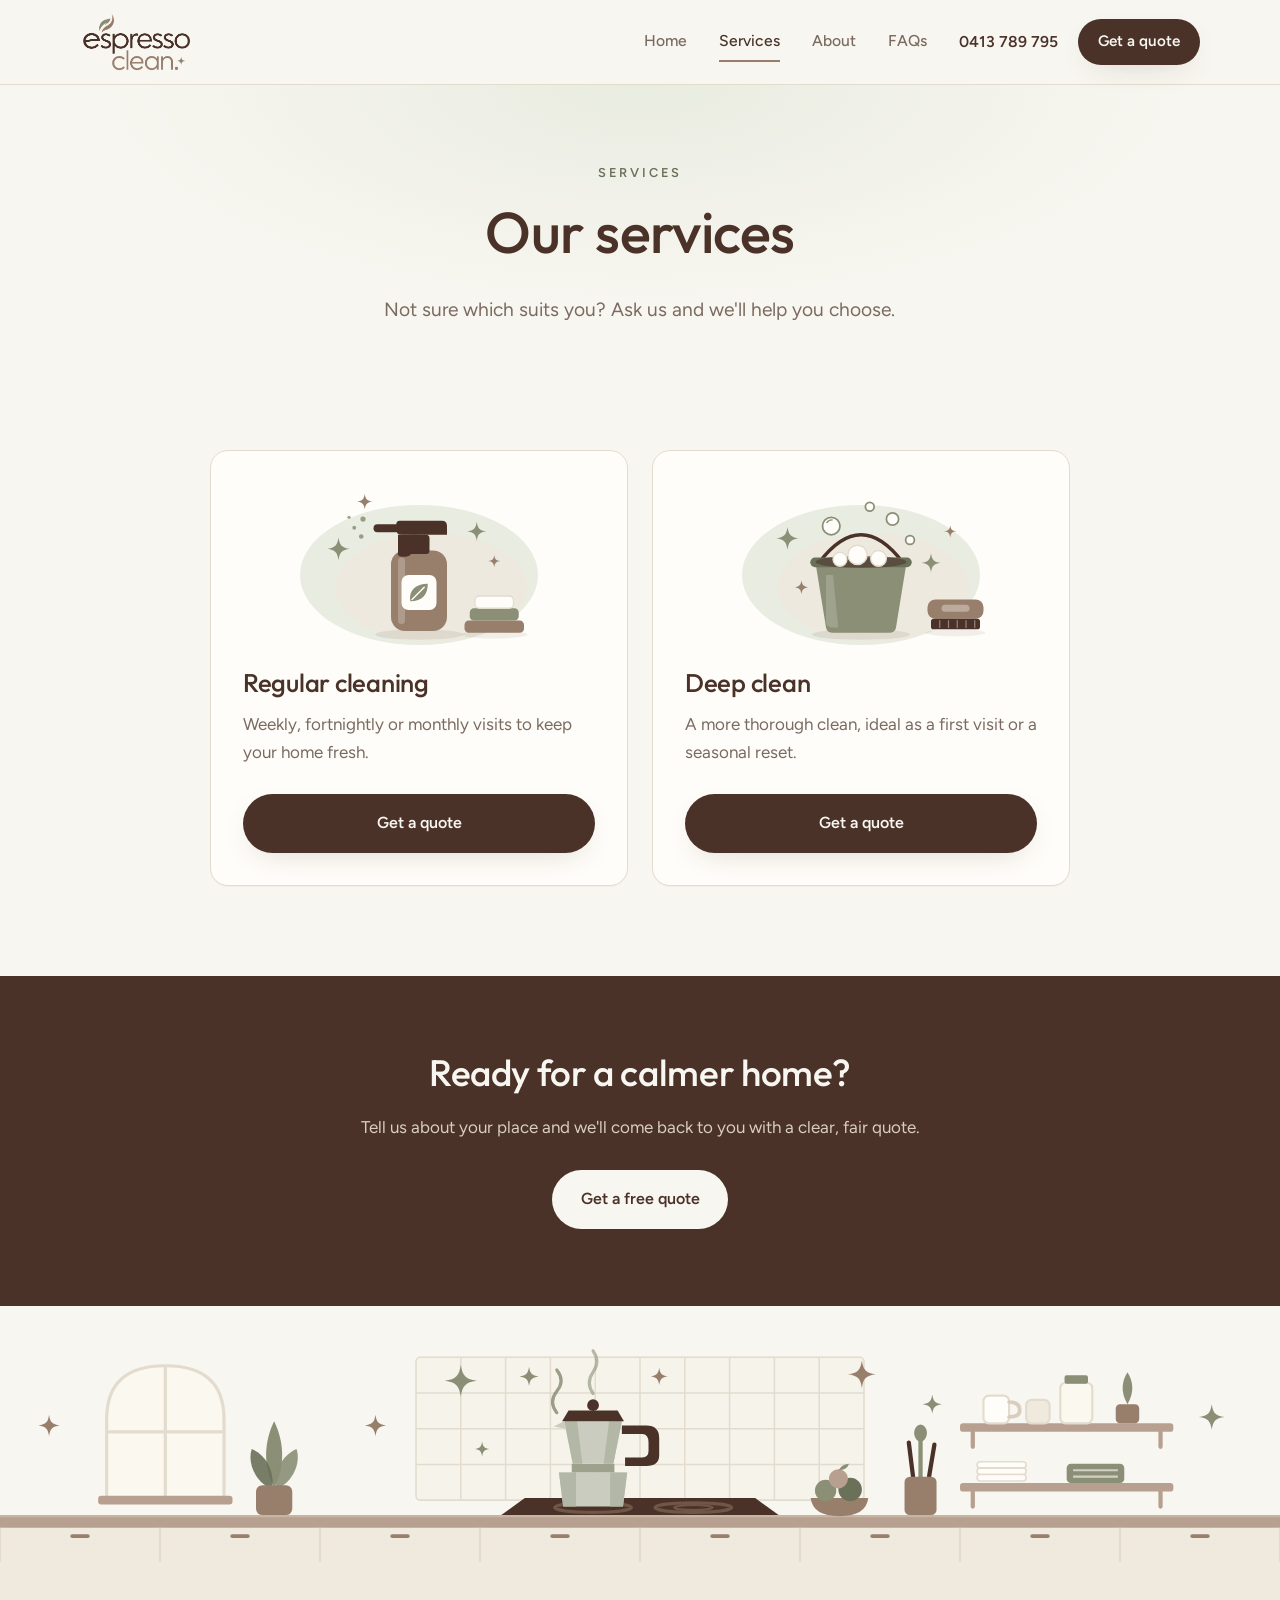
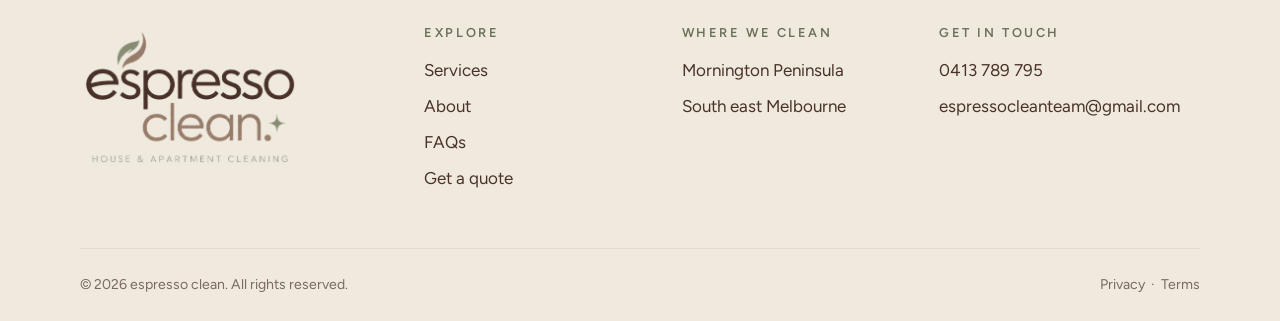
<file: services.html>
<!DOCTYPE html>
<html lang="en-AU">
<head>
  <meta charset="UTF-8">
  <meta name="viewport" content="width=device-width, initial-scale=1">
  <title>Regular &amp; Deep House Cleaning | espresso clean</title>
  <meta name="description" content="Regular cleaning and deep cleans for houses and apartments across the Mornington Peninsula and south east Melbourne.">
  <meta name="theme-color" content="#FAF7F2">
  <meta name="robots" content="noindex, nofollow">
  <link rel="canonical" href="https://espressoclean.com.au/services.html">
  <meta property="og:type" content="website">
  <meta property="og:locale" content="en_AU">
  <meta property="og:site_name" content="espresso clean">
  <meta property="og:title" content="Regular &amp; Deep House Cleaning | espresso clean">
  <meta property="og:description" content="Regular cleaning and deep cleans for houses and apartments across the Mornington Peninsula and south east Melbourne.">
  <meta property="og:url" content="https://espressoclean.com.au/services.html">
  <meta property="og:image" content="https://espressoclean.com.au/assets/logo-full.png">
  <meta name="twitter:card" content="summary">
  <link rel="icon" href="assets/favicon.svg" type="image/svg+xml">
  <link rel="preconnect" href="https://fonts.googleapis.com">
  <link rel="preconnect" href="https://fonts.gstatic.com" crossorigin>
  <link href="https://fonts.googleapis.com/css2?family=Figtree:wght@400;500;600&family=Outfit:wght@300;400;500;600&display=swap" rel="stylesheet">
  <link rel="stylesheet" href="css/styles.css">
  
</head>
<body class="">
  <a class="skip" href="#main">Skip to content</a>

  <div class="shell">

  <header class="site-header">
    <div class="wrap header-row">
      <a class="logo-sm" href="index.html" aria-label="espresso clean, home">
        <img src="assets/logo-mark.png" alt="espresso clean" width="891" height="491">
      </a>
      <nav class="nav" aria-label="Main"><a href="index.html">Home</a><a href="services.html" aria-current="page">Services</a><a href="about.html">About</a><a href="faq.html">FAQs</a></nav>
      <div class="header-cta">
        <a class="phone" href="tel:0413789795">0413 789 795</a>
        <a class="btn btn-primary btn-sm" href="quote.html">Get a quote</a>
      </div>
      <button class="menu-btn" id="menu-btn" aria-expanded="false" aria-controls="mobile-nav" aria-label="Open menu">
        <span></span><span></span><span></span>
      </button>
    </div>
    <nav class="mobile-nav" id="mobile-nav" aria-label="Mobile" hidden>
      <a href="index.html">Home</a><a href="services.html" aria-current="page">Services</a><a href="about.html">About</a><a href="faq.html">FAQs</a><a href="quote.html">Get a quote</a>
      <a class="phone" href="tel:0413789795">Call 0413 789 795</a>
    </nav>
  </header>

  <main id="main">

    <section class="page-head">
      <div class="wrap narrow">
        <p class="eyebrow">Services</p>
        <h1>Our services</h1>
        <p class="lead">Not sure which suits you? Ask us and we'll help you choose.</p>
      </div>
    </section>

    <section class="section">
      <div class="wrap">
        <div class="cards two">
          <article class="card pricing" id="regular">
            <img class="illus" src="assets/illus-regular.svg" alt="" width="320" height="200" loading="lazy">
            <h2>Regular cleaning</h2>
            <p class="muted">Weekly, fortnightly or monthly visits to keep your home fresh.</p>
            <a class="btn btn-primary btn-block" href="quote.html?service=regular">Get a quote</a>
          </article>
          <article class="card pricing" id="deep">
            <img class="illus" src="assets/illus-deep.svg" alt="" width="320" height="200" loading="lazy">
            <h2>Deep clean</h2>
            <p class="muted">A more thorough clean, ideal as a first visit or a seasonal reset.</p>
            <a class="btn btn-primary btn-block" href="quote.html?service=deep">Get a quote</a>
          </article>
        </div>
      </div>
    </section>
    <section class="band">
      <div class="wrap band-inner">
        <h2>Ready for a calmer home?</h2>
        <p>Tell us about your place and we'll come back to you with a clear, fair quote.</p>
        <a class="btn btn-light" href="quote.html">Get a free quote</a>
      </div>
    </section>

  </main>

  <div class="kitchen" aria-hidden="true"><img src="assets/illus-kitchen.svg" alt="" width="1200" height="240"></div>

  <footer class="site-footer">
    <div class="wrap footer-grid">
      <div>
        <img class="logo-lg" src="assets/logo-full.png" alt="espresso clean. House and apartment cleaning" width="891" height="576">
      </div>
      <div>
        <h3>Explore</h3>
        <ul>
          <li><a href="services.html">Services</a></li>
          <li><a href="about.html">About</a></li>
          <li><a href="faq.html">FAQs</a></li>
          <li><a href="quote.html">Get a quote</a></li>
        </ul>
      </div>
      <div>
        <h3>Where we clean</h3>
        <ul>
          <li>Mornington Peninsula</li>
          <li>South east Melbourne</li>
        </ul>
      </div>
      <div>
        <h3>Get in touch</h3>
        <ul>
          <li><a href="tel:0413789795">0413 789 795</a></li>
          <li><a href="mailto:espressocleanteam@gmail.com">espressocleanteam@gmail.com</a></li>
        </ul>
      </div>
    </div>
    <div class="wrap footer-base">
      <p>&copy; <span id="year">2026</span> espresso clean. All rights reserved.</p>
      <p><a href="#">Privacy</a> &nbsp;·&nbsp; <a href="#">Terms</a></p>
    </div>
  </footer>
  </div>

  <script src="js/main.js" defer></script>
</body>
</html>
</file>
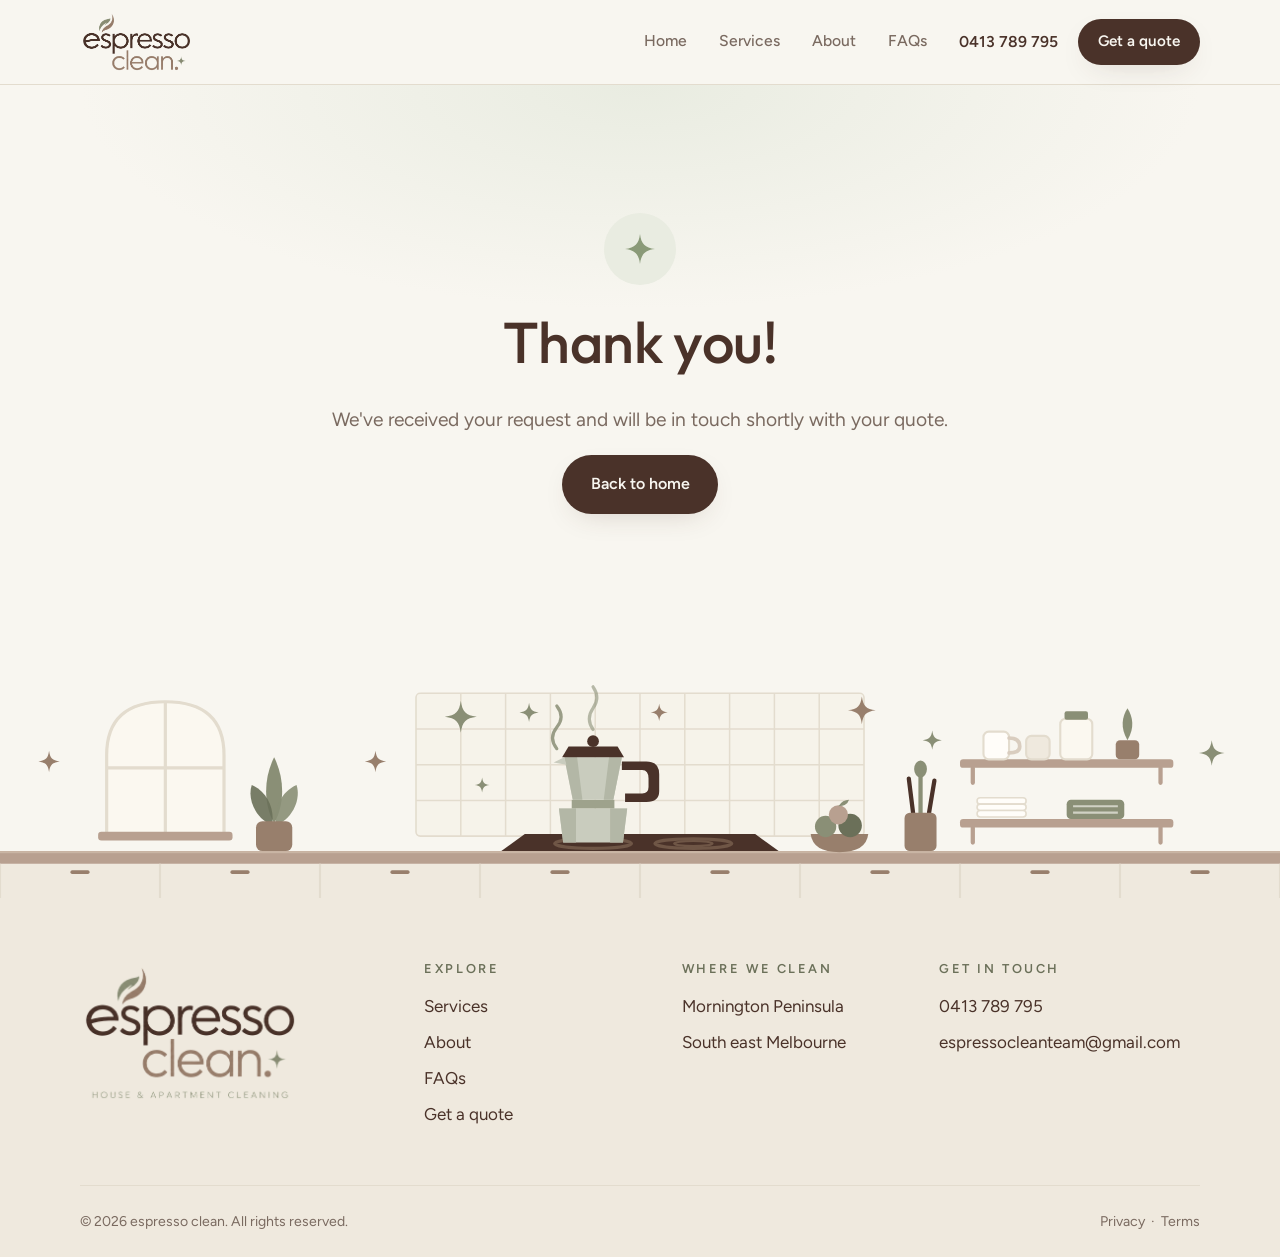
<file: thanks.html>
<!DOCTYPE html>
<html lang="en-AU">
<head>
  <meta charset="UTF-8">
  <meta name="viewport" content="width=device-width, initial-scale=1">
  <title>Thank you | espresso clean</title>
  <meta name="description" content="Your quote request has been received.">
  <meta name="theme-color" content="#FAF7F2">
  
  <link rel="icon" href="assets/favicon.svg" type="image/svg+xml">
  <link rel="preconnect" href="https://fonts.googleapis.com">
  <link rel="preconnect" href="https://fonts.gstatic.com" crossorigin>
  <link href="https://fonts.googleapis.com/css2?family=Figtree:wght@400;500;600&family=Outfit:wght@300;400;500;600&display=swap" rel="stylesheet">
  <link rel="stylesheet" href="css/styles.css">
  <meta name="robots" content="noindex">
</head>
<body class="">
  <a class="skip" href="#main">Skip to content</a>

  <div class="shell">

  <header class="site-header">
    <div class="wrap header-row">
      <a class="logo-sm" href="index.html" aria-label="espresso clean, home">
        <img src="assets/logo-mark.png" alt="espresso clean" width="891" height="491">
      </a>
      <nav class="nav" aria-label="Main"><a href="index.html">Home</a><a href="services.html">Services</a><a href="about.html">About</a><a href="faq.html">FAQs</a></nav>
      <div class="header-cta">
        <a class="phone" href="tel:0413789795">0413 789 795</a>
        <a class="btn btn-primary btn-sm" href="quote.html">Get a quote</a>
      </div>
      <button class="menu-btn" id="menu-btn" aria-expanded="false" aria-controls="mobile-nav" aria-label="Open menu">
        <span></span><span></span><span></span>
      </button>
    </div>
    <nav class="mobile-nav" id="mobile-nav" aria-label="Mobile" hidden>
      <a href="index.html">Home</a><a href="services.html">Services</a><a href="about.html">About</a><a href="faq.html">FAQs</a><a href="quote.html">Get a quote</a>
      <a class="phone" href="tel:0413789795">Call 0413 789 795</a>
    </nav>
  </header>

  <main id="main">

    <section class="page-head thanks">
      <div class="wrap narrow center">
        <span class="thanks-mark"><svg class="sparkle" viewBox="0 0 24 24" aria-hidden="true"><path d="M12 0C13 8 16 11 24 12 16 13 13 16 12 24 11 16 8 13 0 12 8 11 11 8 12 0z" fill="#8A9A78"/></svg></span>
        <h1>Thank you!</h1>
        <p class="lead">We've received your request and will be in touch shortly with your quote.</p>
        <a class="btn btn-primary" href="index.html">Back to home</a>
      </div>
    </section>

  </main>

  <div class="kitchen" aria-hidden="true"><img src="assets/illus-kitchen.svg" alt="" width="1200" height="240"></div>

  <footer class="site-footer">
    <div class="wrap footer-grid">
      <div>
        <img class="logo-lg" src="assets/logo-full.png" alt="espresso clean. House and apartment cleaning" width="891" height="576">
      </div>
      <div>
        <h3>Explore</h3>
        <ul>
          <li><a href="services.html">Services</a></li>
          <li><a href="about.html">About</a></li>
          <li><a href="faq.html">FAQs</a></li>
          <li><a href="quote.html">Get a quote</a></li>
        </ul>
      </div>
      <div>
        <h3>Where we clean</h3>
        <ul>
          <li>Mornington Peninsula</li>
          <li>South east Melbourne</li>
        </ul>
      </div>
      <div>
        <h3>Get in touch</h3>
        <ul>
          <li><a href="tel:0413789795">0413 789 795</a></li>
          <li><a href="mailto:espressocleanteam@gmail.com">espressocleanteam@gmail.com</a></li>
        </ul>
      </div>
    </div>
    <div class="wrap footer-base">
      <p>&copy; <span id="year">2026</span> espresso clean. All rights reserved.</p>
      <p><a href="#">Privacy</a> &nbsp;·&nbsp; <a href="#">Terms</a></p>
    </div>
  </footer>
  </div>

  <script src="js/main.js" defer></script>
</body>
</html>
</file>
<file: css/styles.css>
/* ==========================================================
   espresso clean. : site styles
   Palette sampled directly from the logo artwork
   ========================================================== */
:root {
  --espresso: #4A3229;      /* wordmark */
  --latte: #987F6C;         /* "clean." */
  --sage: #8A8F76;          /* leaf, sparkle, tagline */
  --cream: #F8F6F0;         /* the page itself (the "paper") */
  --backdrop: #DDD2C2;      /* the surface the page sits on, visible on wide screens */

  --espresso-deep: #382620;
  --latte-deep: #7E6655;    /* accessible latte for small text */
  --sage-deep: #6B7059;     /* accessible sage for small text */
  --sand: #EFE9DE;          /* tinted sections */
  --sage-wash: #E9ECE1;
  --line: #E3DCCE;
  --white: #FFFDF9;
  --text: #4A3229;
  --muted: #7A6A60;

  --font-head: "Outfit", system-ui, sans-serif;
  --font-body: "Figtree", system-ui, sans-serif;

  --radius: 18px;
  --radius-sm: 12px;
  --shadow: 0 10px 30px -14px rgba(74, 50, 41, .25);
  --maxw: 1120px;
  --alert: #8A3B2F;         /* form error text */
}

*, *::before, *::after { box-sizing: border-box; }
html { scroll-behavior: smooth; -webkit-text-size-adjust: 100%; }
body {
  margin: 0;
  background: var(--backdrop);
  color: var(--text);
  font-family: var(--font-body);
  font-size: 1.0625rem;
  line-height: 1.65;
  -webkit-font-smoothing: antialiased;
}
img { max-width: 100%; height: auto; display: block; }
a { color: inherit; }
h1, h2, h3 { font-family: var(--font-head); font-weight: 500; line-height: 1.15; margin: 0 0 .5em; letter-spacing: -.01em; color: var(--espresso); }
h1 { font-size: clamp(2.3rem, 5vw, 3.6rem); }
h2 { font-size: clamp(1.7rem, 3.2vw, 2.3rem); }
h3 { font-size: 1.25rem; }
p { margin: 0 0 1em; }
ul, ol { margin: 0; padding: 0; list-style: none; }
::selection { background: var(--sand); color: var(--espresso-deep); }

/* The page is a cream "sheet" on a deeper backdrop. Below 1440px wide the
   sheet fills the screen, so the backdrop only shows on large monitors. */
.shell { max-width: 1440px; min-height: 100vh; margin-inline: auto; background: var(--cream); box-shadow: 0 0 70px rgba(74, 50, 41, .14); }

.wrap { width: min(100% - 2.5rem, var(--maxw)); margin-inline: auto; }
.narrow { max-width: 760px; }
.center { text-align: center; }
.muted { color: var(--muted); }
.hidden { display: none; }

.skip { position: absolute; left: -999px; top: 0; background: var(--espresso); color: var(--cream); padding: .6rem 1rem; z-index: 100; border-radius: 0 0 8px 0; }
.skip:focus { left: 0; }
:focus-visible { outline: 3px solid var(--sage); outline-offset: 3px; border-radius: 6px; }

/* ---------- buttons ---------- */
.btn {
  display: inline-flex; align-items: center; justify-content: center; gap: .5rem;
  font-family: var(--font-body); font-weight: 600; font-size: 1rem; text-decoration: none;
  padding: .95rem 1.7rem; border-radius: 999px; border: 1.5px solid transparent;
  cursor: pointer; transition: transform .2s, background .2s, color .2s, border-color .2s, box-shadow .2s;
}
.btn:hover { transform: translateY(-1px); }
.btn:disabled { opacity: .65; cursor: progress; transform: none; }
.btn-primary { background: var(--espresso); color: var(--cream); box-shadow: var(--shadow); }
.btn-primary:hover { background: var(--espresso-deep); }
.btn-ghost { border-color: var(--latte); color: var(--espresso); background: transparent; }
.btn-ghost:hover { background: var(--sand); }
.btn-light { background: var(--cream); color: var(--espresso); }
.btn-light:hover { background: var(--white); }
.btn-sm { padding: .6rem 1.2rem; font-size: .95rem; }
.btn-block { width: 100%; }

/* ---------- header ---------- */
body::before { content: ""; position: fixed; inset: 0 0 auto; height: env(safe-area-inset-top, 0px); z-index: 60; background: var(--cream); }
.site-header {
  position: sticky; top: env(safe-area-inset-top, 0px); z-index: 50;
  background: rgba(248, 246, 240, .92);
  backdrop-filter: blur(10px);
  border-bottom: 1px solid var(--line);
}
.header-row { display: flex; align-items: center; gap: 2rem; min-height: 84px; }
.logo-sm img { height: 62px; width: auto; }
.nav { display: none; margin-left: auto; gap: 2rem; }
.nav a { text-decoration: none; font-weight: 500; font-size: .98rem; color: var(--muted); padding: .4rem 0; border-bottom: 2px solid transparent; transition: color .2s, border-color .2s; }
.nav a:hover { color: var(--espresso); }
.nav a[aria-current="page"] { color: var(--espresso); border-color: var(--latte); }
.header-cta { display: none; align-items: center; gap: 1.25rem; }
.phone { text-decoration: none; font-weight: 600; font-size: .98rem; color: var(--espresso); }
.phone:hover { color: var(--latte-deep); }

.menu-btn { margin-left: auto; width: 46px; height: 46px; border: 0; background: transparent; cursor: pointer; display: grid; place-content: center; gap: 6px; }
.menu-btn span { display: block; width: 24px; height: 2px; background: var(--espresso); border-radius: 2px; transition: transform .25s, opacity .25s; }
.menu-btn[aria-expanded="true"] span:nth-child(1) { transform: translateY(8px) rotate(45deg); }
.menu-btn[aria-expanded="true"] span:nth-child(2) { opacity: 0; }
.menu-btn[aria-expanded="true"] span:nth-child(3) { transform: translateY(-8px) rotate(-45deg); }
.mobile-nav { display: flex; flex-direction: column; padding: .5rem 1.25rem 1.5rem; border-top: 1px solid var(--line); background: var(--cream); }
.mobile-nav[hidden] { display: none; }
.mobile-nav a { padding: .9rem .25rem; text-decoration: none; font-weight: 500; border-bottom: 1px solid var(--line); }
.mobile-nav a[aria-current="page"] { color: var(--latte-deep); }
.mobile-nav .phone { border: 0; color: var(--latte-deep); }

@media (min-width: 900px) {
  .nav, .header-cta { display: flex; }
  .menu-btn, .mobile-nav { display: none !important; }
  .nav { margin-left: auto; }
}

/* ---------- hero ---------- */
.hero { position: relative; overflow: hidden; padding: clamp(2.5rem, 6vw, 5.5rem) 0 clamp(1rem, 2vw, 1.5rem); background: radial-gradient(1000px 500px at 85% 20%, var(--sage-wash), transparent 70%), var(--cream); }
.hero-inner { text-align: center; }
.hero .lead { margin-inline: auto; }
.eyebrow { font-family: var(--font-body); font-size: .8rem; letter-spacing: .22em; text-transform: uppercase; color: var(--sage-deep); font-weight: 600; margin: 0 0 1rem; }
.hero h1 { font-size: clamp(2.6rem, 5.5vw, 4.2rem); }
.hero h1 em { font-style: normal; color: var(--latte); }
.lead { font-size: 1.2rem; color: var(--muted); max-width: 34em; }
.actions { display: flex; flex-wrap: wrap; justify-content: center; gap: .9rem; margin: 1.8rem 0 1.6rem; }
.ticks { display: flex; flex-wrap: wrap; justify-content: center; gap: .5rem 1.6rem; font-size: .95rem; color: var(--muted); }
.ticks li { position: relative; padding-left: 1.5rem; }
.ticks li::before { content: ""; position: absolute; left: 0; top: .55em; width: .7rem; height: .7rem; background: var(--sage); clip-path: polygon(50% 0, 62% 38%, 100% 50%, 62% 62%, 50% 100%, 38% 62%, 0 50%, 38% 38%); }
.logo-lg { width: min(100%, 460px); height: auto; }

/* ---------- sections ---------- */
.section { padding: clamp(3.5rem, 7vw, 6rem) 0; }
.section.tint { background: var(--sand); border-block: 1px solid var(--line); }
.section-head { max-width: 640px; margin: 0 auto 3rem; text-align: center; }
.section-head p:last-child { color: var(--muted); margin-bottom: 0; }

.page-head { padding: clamp(3rem, 6vw, 5rem) 0 1rem; text-align: center; background: radial-gradient(800px 320px at 50% 0, var(--sage-wash), transparent 70%); }
.page-head .lead { margin-inline: auto; }

.cards { display: grid; gap: 1.5rem; }
.cards.three { grid-template-columns: 1fr; }
@media (min-width: 800px) { .cards.three { grid-template-columns: repeat(3, 1fr); } }
.cards.two { grid-template-columns: 1fr; max-width: 860px; margin-inline: auto; }
@media (min-width: 800px) { .cards.two { grid-template-columns: repeat(2, 1fr); } }
.card { background: var(--white); border: 1px solid var(--line); border-radius: var(--radius); padding: 2rem; box-shadow: 0 1px 0 rgba(74,50,41,.03); transition: box-shadow .25s, transform .25s; }
.card:hover { box-shadow: var(--shadow); transform: translateY(-2px); }
.card p:last-child { margin-bottom: 0; color: var(--muted); }
.illus { display: block; width: 100%; max-width: 280px; height: auto; margin: -.4rem auto 1rem; }
.icon { display: grid; place-content: center; width: 52px; height: 52px; border-radius: 50%; background: var(--sage-wash); margin-bottom: 1.2rem; }
.icon svg { width: 22px; height: 22px; }
.more { display: inline-block; margin-top: 1rem; font-weight: 600; color: var(--latte-deep); text-decoration: none; border-bottom: 1.5px solid currentColor; }
.more:hover { color: var(--espresso); }

/* steps */
.steps { display: grid; gap: 2rem; counter-reset: s; }
@media (min-width: 800px) { .steps { grid-template-columns: repeat(3, 1fr); } }
.steps li { text-align: center; padding: 0 1rem; }
.steps p { color: var(--muted); }
.num { display: inline-grid; place-content: center; width: 56px; height: 56px; border-radius: 50%; border: 1.5px solid var(--latte); font-family: var(--font-head); font-size: 1.4rem; color: var(--latte-deep); margin-bottom: 1rem; }

/* pricing / service cards */
.pricing { display: flex; flex-direction: column; position: relative; }
.pricing h2 { font-size: 1.6rem; }
.pricing .btn { margin-top: auto; }
.pricing p { margin-bottom: 1.75rem; }
.pricing.featured { border: 2px solid var(--latte); box-shadow: var(--shadow); }
.flag { position: absolute; top: -.8rem; right: 1.5rem; background: var(--latte-deep); color: var(--cream); font-size: .72rem; font-weight: 600; letter-spacing: .1em; text-transform: uppercase; padding: .3rem .8rem; border-radius: 999px; }
.checks li { position: relative; padding: .45rem 0 .45rem 1.9rem; border-bottom: 1px solid var(--line); font-size: .98rem; }
.checks li:last-child { border-bottom: 0; }
.checks li::before { content: ""; position: absolute; left: 0; top: 1.05em; width: .6rem; height: .35rem; border-left: 2px solid var(--sage-deep); border-bottom: 2px solid var(--sage-deep); transform: rotate(-45deg); }
.dots li { position: relative; padding: .3rem 0 .3rem 1.3rem; color: var(--muted); font-size: .98rem; }
.dots li::before { content: ""; position: absolute; left: 0; top: .85em; width: 6px; height: 6px; border-radius: 50%; background: var(--latte); }

/* split / about */
.split { display: grid; gap: 3rem; align-items: center; }
@media (min-width: 800px) { .split { grid-template-columns: 1.1fr .9fr; } }
.prose p { color: var(--muted); font-size: 1.1rem; }
.brand-panel { background: var(--white); border: 1px solid var(--line); border-radius: 28px; padding: clamp(1rem, 3vw, 2rem); display: grid; place-content: center; }
.about-illus { display: block; width: 100%; max-width: 460px; height: auto; }

/* band cta */
.band { background: var(--espresso); color: var(--cream); text-align: center; padding: clamp(3rem, 6vw, 5rem) 0; }
.band h2 { color: var(--cream); }
.band p { color: #D9CDBF; max-width: 34em; margin: 0 auto 1.8rem; }

/* faq */
.faq { display: grid; gap: .9rem; margin-bottom: 2.5rem; }
.faq-item { background: var(--white); border: 1px solid var(--line); border-radius: var(--radius-sm); }
.faq-item summary { cursor: pointer; list-style: none; padding: 1.2rem 3.2rem 1.2rem 1.5rem; font-family: var(--font-head); font-weight: 500; font-size: 1.1rem; position: relative; color: var(--espresso); }
.faq-item summary::-webkit-details-marker { display: none; }
.faq-item summary::after { content: "+"; position: absolute; right: 1.5rem; top: 50%; transform: translateY(-50%); font-size: 1.5rem; color: var(--latte); transition: transform .2s; }
.faq-item[open] summary::after { content: "\2212"; }
.faq-item p { padding: 0 1.5rem 1.4rem; margin: 0; color: var(--muted); }
.textlink { color: var(--latte-deep); font-weight: 600; }

/* form */
.form { background: var(--white); border: 1px solid var(--line); border-radius: 24px; padding: clamp(1.5rem, 4vw, 2.75rem); display: grid; gap: 1.75rem; box-shadow: var(--shadow); }
fieldset { border: 0; padding: 0; margin: 0; display: grid; gap: 1rem; }
legend { font-family: var(--font-head); font-size: 1.2rem; color: var(--espresso); padding: 0; margin-bottom: .75rem; }
.row { display: grid; gap: 1rem; }
@media (min-width: 640px) { .row { grid-template-columns: repeat(auto-fit, minmax(160px, 1fr)); } }
.field label { display: block; font-size: .9rem; font-weight: 600; margin-bottom: .35rem; }
.field input, .field select, .field textarea {
  width: 100%; font: inherit; color: var(--espresso); background: var(--cream);
  border: 1.5px solid var(--line); border-radius: var(--radius-sm); padding: .8rem 1rem;
  transition: border-color .2s, box-shadow .2s;
}
.field input:focus, .field select:focus, .field textarea:focus { outline: none; border-color: var(--sage); box-shadow: 0 0 0 4px rgba(138,143,118,.2); }
.form-status { margin: 0; text-align: center; font-size: .95rem; color: var(--muted); }
.form-status:empty { display: none; }
.form-status[data-state="error"] { color: var(--alert); font-weight: 600; }
.fine { text-align: center; font-size: .85rem; color: var(--muted); margin: 0; }

/* thanks */
.thanks { padding-block: clamp(4rem, 10vw, 8rem); }
.thanks-mark { display: inline-grid; place-content: center; width: 72px; height: 72px; border-radius: 50%; background: var(--sage-wash); margin-bottom: 1.5rem; }
.thanks-mark svg { width: 30px; height: 30px; }

/* ---------- footer ---------- */
.site-footer { background: var(--sand); padding-top: 4rem; }
.footer-grid { display: grid; gap: 2.5rem; padding-bottom: 3rem; }
@media (min-width: 800px) { .footer-grid { grid-template-columns: 1.4fr 1fr 1fr 1.2fr; } }
.site-footer .logo-lg { width: 220px; }
.site-footer h3 { font-family: var(--font-body); font-size: .8rem; letter-spacing: .2em; text-transform: uppercase; color: var(--sage-deep); font-weight: 600; margin-bottom: 1rem; }
.site-footer li { margin-bottom: .5rem; }
.site-footer a { text-decoration: none; overflow-wrap: anywhere; }
.site-footer a:hover { color: var(--latte-deep); text-decoration: underline; }
.footer-base { display: flex; flex-wrap: wrap; justify-content: space-between; gap: .5rem; padding-block: 1.5rem; border-top: 1px solid var(--line); font-size: .88rem; color: var(--muted); }
.footer-base p { margin: 0; }

@media (prefers-reduced-motion: reduce) {
  * { transition: none !important; scroll-behavior: auto !important; }
}

.hero-inner { position: relative; z-index: 1; }

/* A clean kitchen along the bottom of every page; its cabinets run into the footer. */
.kitchen { background: var(--cream); }
.kitchen img { display: block; width: 100%; height: clamp(120px, 20vw, 264px); object-fit: cover; object-position: center bottom; }

/* A small row of homes under the hero points. */
.hero-houses { margin-top: clamp(1.5rem, 4vw, 2.5rem); }
.hero-houses img { display: block; width: min(100%, 640px); height: auto; margin-inline: auto; }

/* ---- quote sent: cloth wipe, then thank-you ---- */
.form-wrap { position: relative; }
.form { overflow: hidden; }
.form > * { transition: opacity .3s ease; }
.form-wrap.sending .form { transition: height .55s cubic-bezier(.4,0,.2,1); }
.form-wrap.sending .form > * { opacity: 0; pointer-events: none; }
.thanks-panel, .cloth { position: absolute; inset: 0; border-radius: 24px; overflow: hidden; pointer-events: none; visibility: hidden; }
.thanks-panel { background: var(--white); border: 1px solid var(--line); box-shadow: var(--shadow); display: grid; place-content: center; text-align: center; padding: 2rem 1.5rem; clip-path: inset(0 100% 0 0); }
.thanks-panel .thanks-inner { position: relative; max-width: 30rem; }
.thanks-panel h2 { margin: 0 0 .6rem; }
.thanks-panel p { color: var(--muted); margin: 0 0 1.6rem; }
.thanks-panel .thanks-mark { margin-bottom: 1.1rem; }
.twinkle { position: absolute; width: 16px; height: 16px; opacity: 0; transform: scale(0); }
.twinkle svg { width: 100%; height: 100%; }
.twinkle.t1 { top: -.3rem; left: 18%; }
.twinkle.t2 { top: 1.4rem; right: 20%; width: 11px; height: 11px; }
.twinkle.t3 { top: 3.4rem; left: 10%; width: 10px; height: 10px; }
.cloth-svg { position: absolute; top: 0; left: -34%; width: 34%; height: 100%; display: block; filter: drop-shadow(4px 0 6px rgba(74,50,41,.18)); }

.form-wrap.sent .thanks-panel { visibility: visible; pointer-events: auto; animation: reveal 1.15s linear forwards; }
.form-wrap.sent .cloth { visibility: visible; }
.form-wrap.sent .cloth-svg { animation: cloth 1.15s linear forwards; }
.form-wrap.sent.settled .thanks-panel { clip-path: none; animation: none; }
.form-wrap.sent .twinkle { animation: twinkle .7s ease-out 1.05s forwards; }
.form-wrap.sent .twinkle.t2 { animation-delay: 1.2s; }
.form-wrap.sent .twinkle.t3 { animation-delay: 1.35s; }
@keyframes reveal { from { clip-path: inset(0 100% 0 0); } to { clip-path: inset(0 0 0 0); } }
@keyframes cloth { from { left: -34%; } to { left: 100%; } }
@keyframes twinkle { 0% { opacity: 0; transform: scale(0) rotate(-30deg); } 60% { opacity: 1; transform: scale(1.25) rotate(8deg); } 100% { opacity: 1; transform: scale(1) rotate(0); } }
@media (prefers-reduced-motion: reduce) {
  .form-wrap.sending .form { transition: none; }
  .form-wrap.sent .thanks-panel { animation: none; clip-path: none; }
  .form-wrap.sent .cloth { display: none; }
  .form-wrap.sent .twinkle { animation: none; opacity: 1; transform: none; }
}

/* ---- testimonials: one at a time, gentle fade (all shown if JS is off) ---- */
.quotes { max-width: 46rem; margin: 0 auto; display: grid; }
.testimonial { text-align: center; grid-area: 1 / 1; margin: 0 0 1.5rem; }
.quotes:not(.is-rotating) .testimonial { grid-area: auto; }
.testimonial .t-mark { display: block; margin: 0 auto 1.1rem; }
.testimonial blockquote { margin: 0 0 1.4rem; }
.testimonial blockquote p { font-family: var(--font-head); font-weight: 400; font-size: clamp(1.15rem, 2.2vw, 1.4rem); line-height: 1.6; color: var(--espresso); margin: 0; }
.testimonial figcaption { font-size: .82rem; letter-spacing: .18em; text-transform: uppercase; font-weight: 600; color: var(--sage-deep); }
.quotes.is-rotating .testimonial { opacity: 0; visibility: hidden; transition: opacity .7s ease, visibility 0s linear .7s; }
.quotes.is-rotating .testimonial.is-active { opacity: 1; visibility: visible; transition: opacity .7s ease; }
.quote-controls { display: flex; justify-content: center; align-items: center; gap: .55rem; margin-top: .4rem; }
.quote-dot { width: 10px; height: 10px; padding: 0; border-radius: 50%; border: 1.5px solid var(--sage-deep); background: transparent; cursor: pointer; }
.quote-dot[aria-current="true"] { background: var(--sage-deep); }
.quote-pause { margin-left: .6rem; font: inherit; font-size: .78rem; letter-spacing: .12em; text-transform: uppercase; font-weight: 600; color: var(--sage-deep); background: none; border: 0; cursor: pointer; padding: .3rem .4rem; }
@media (prefers-reduced-motion: reduce) { .quotes.is-rotating .testimonial, .quotes.is-rotating .testimonial.is-active { transition: none; } }

/* ---- about page photo ---- */
.photo-panel { padding: 0; overflow: hidden; place-content: stretch; box-shadow: 0 10px 30px rgba(74, 50, 41, .10); width: min(100%, 300px); justify-self: center; }
.about-photo { display: block; width: 100%; height: auto; aspect-ratio: 1 / 1; object-fit: cover; }
@media (min-width: 800px) { .photo-panel { width: 340px; } }
</file>
